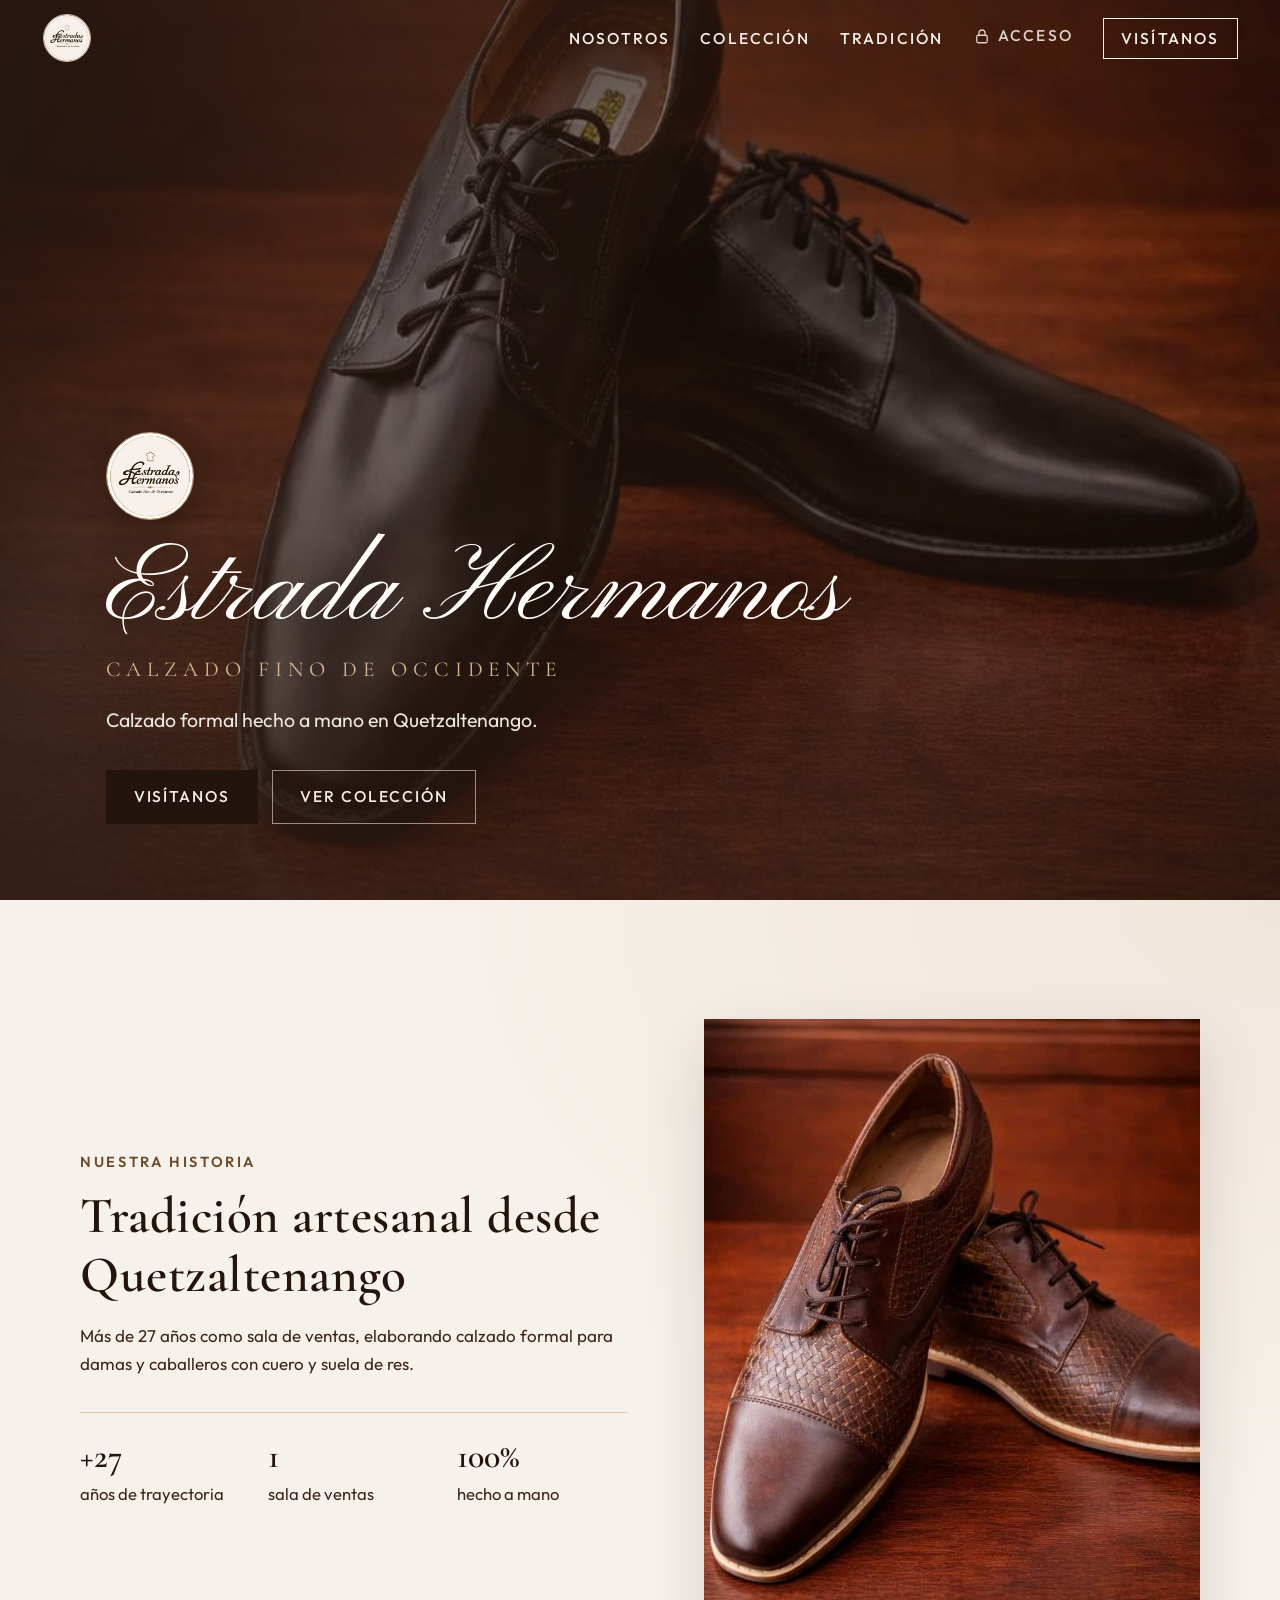
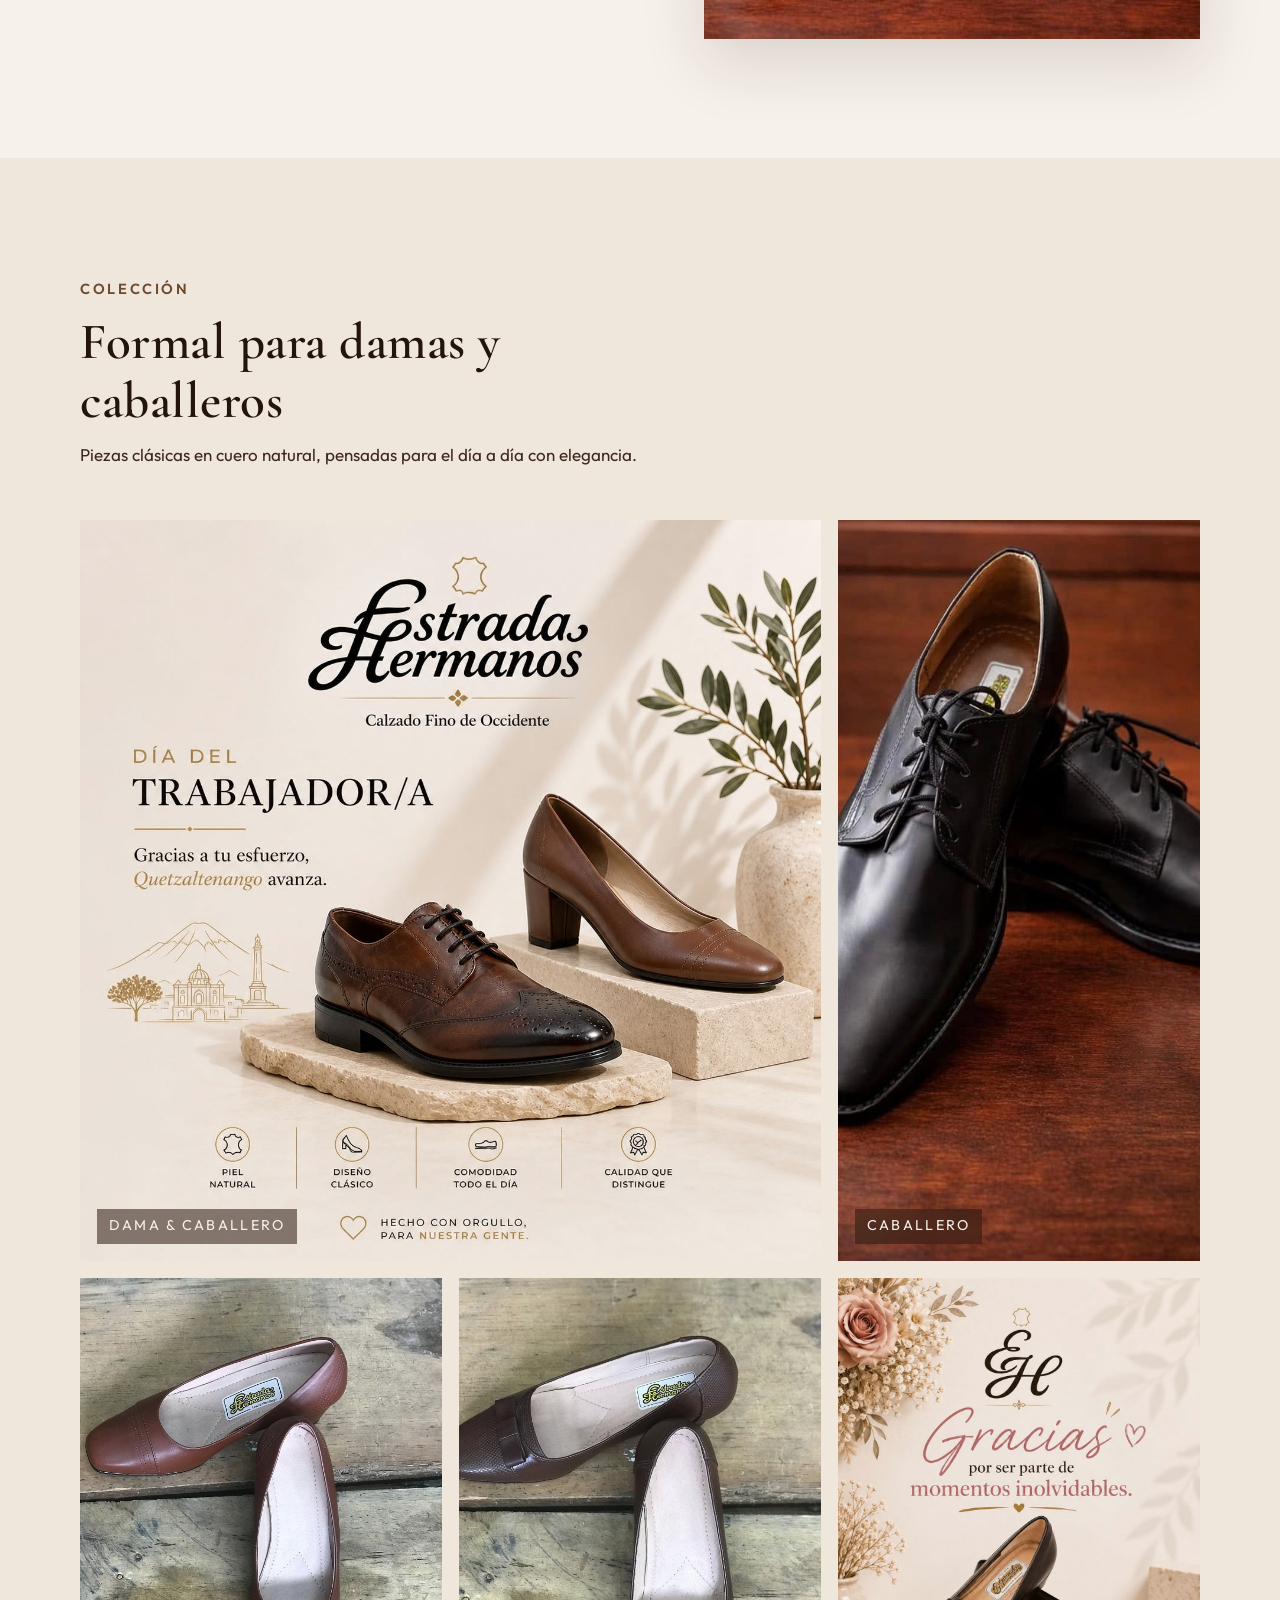
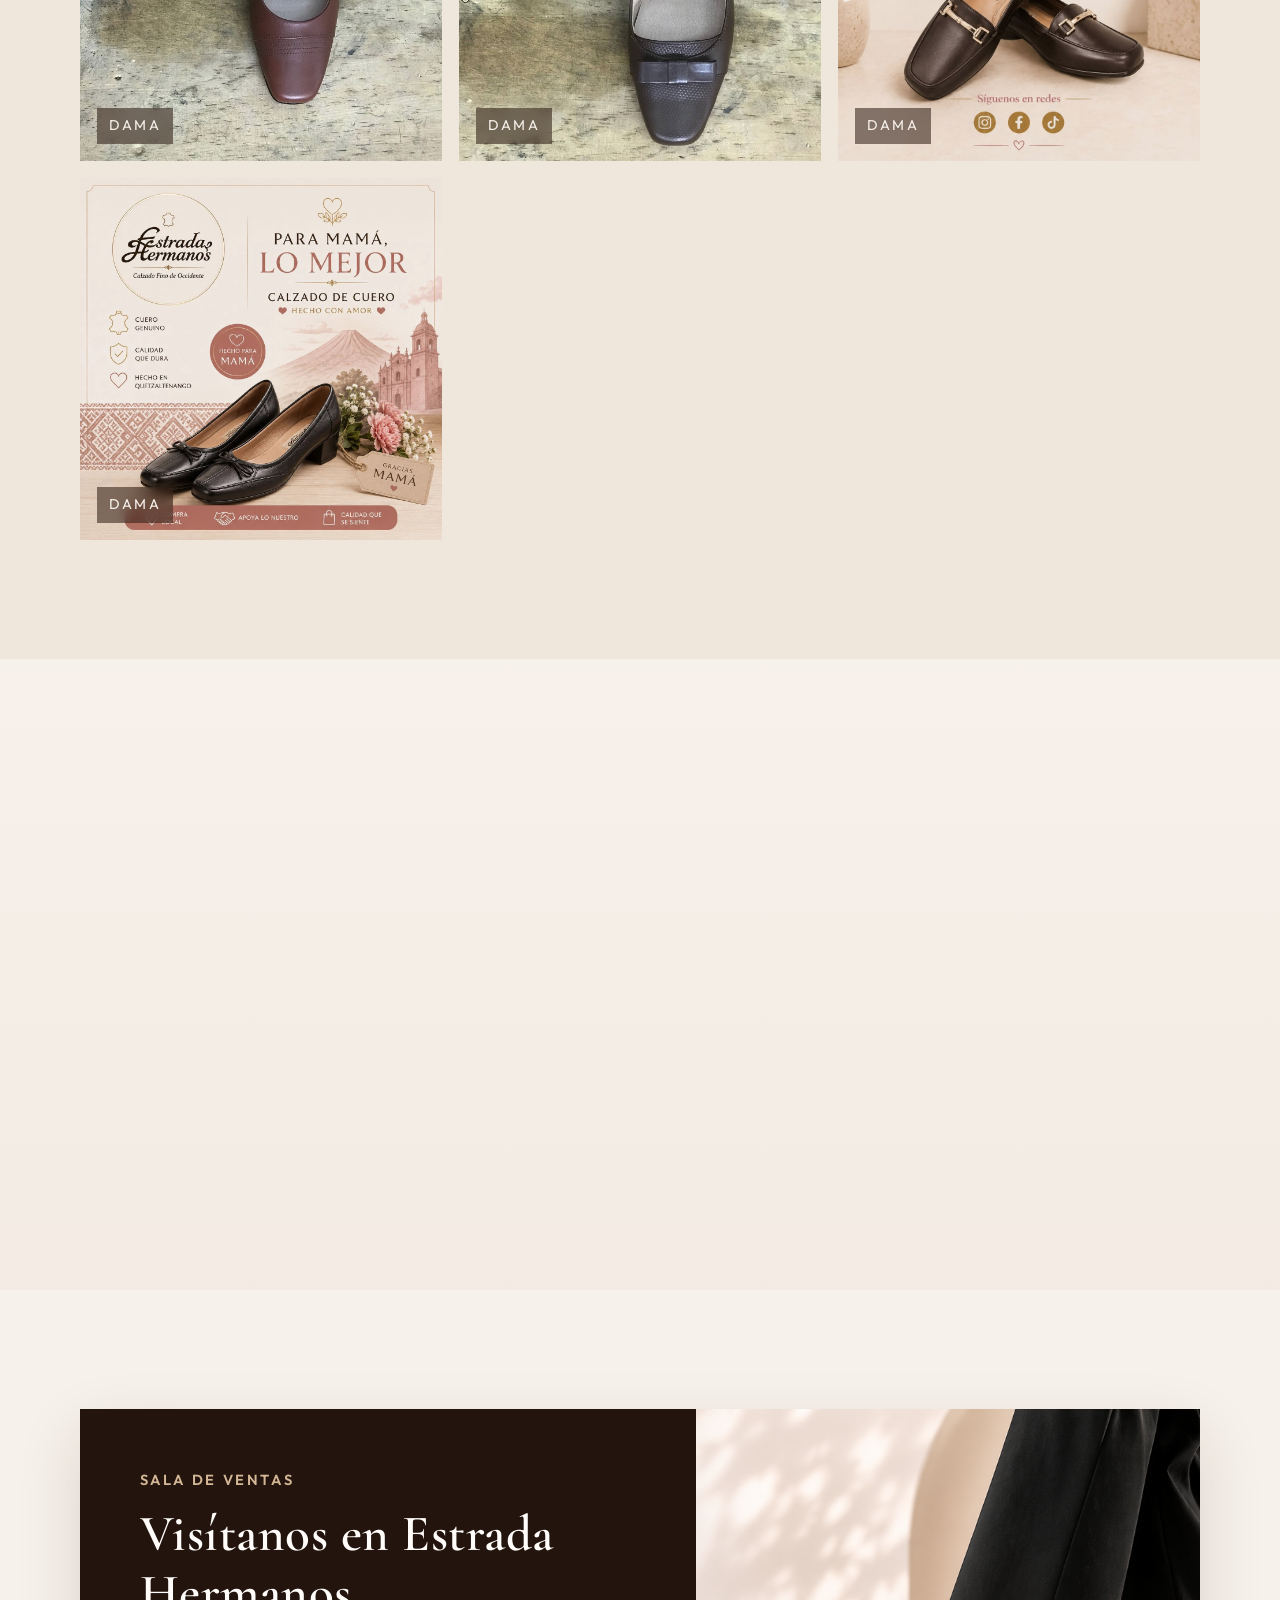
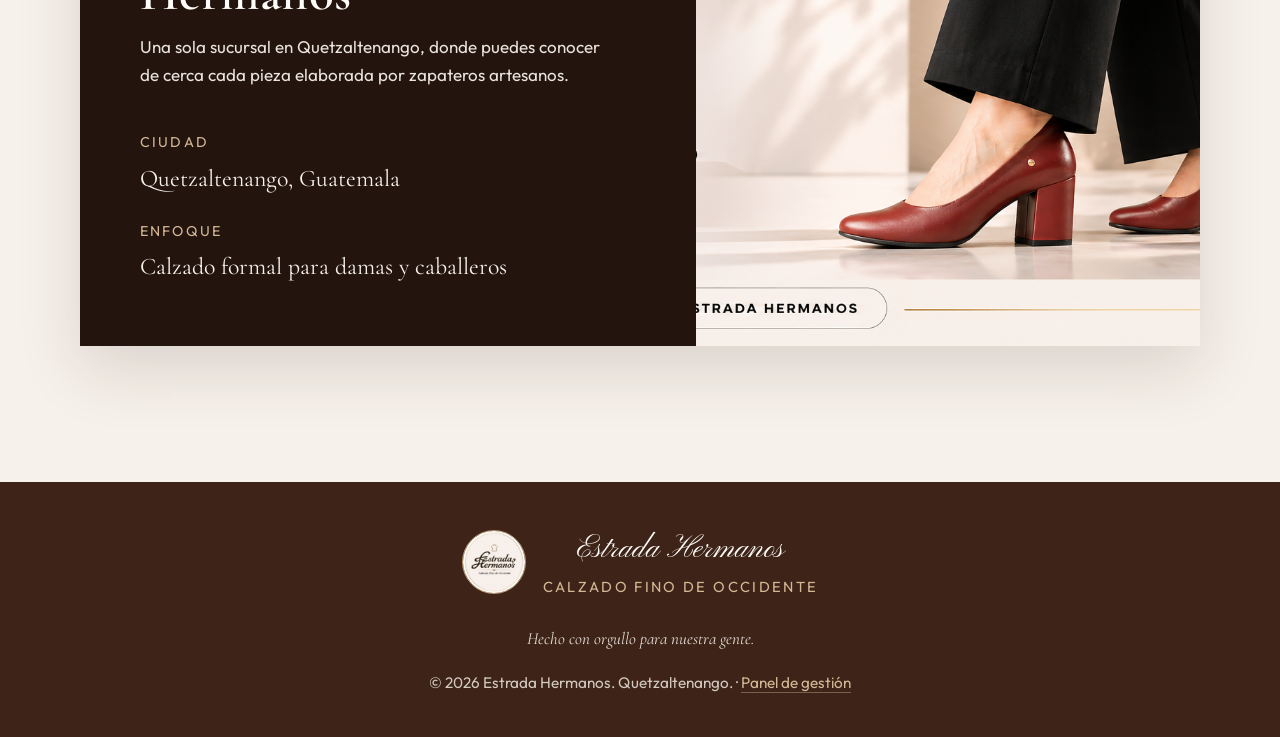
<file: index.html>
<!DOCTYPE html>
<html lang="es">
<head>
  <meta charset="UTF-8" />
  <meta name="viewport" content="width=device-width, initial-scale=1.0" />
  <meta name="description" content="Estrada Hermanos — Calzado fino de Occidente. Zapatos tradicionales hechos a mano en Quetzaltenango." />
  <title>Estrada Hermanos | Calzado Fino de Occidente</title>
  <link rel="icon" href="images/logo.jpg" />
  <link rel="preconnect" href="https://fonts.googleapis.com" />
  <link rel="preconnect" href="https://fonts.gstatic.com" crossorigin />
  <link href="https://fonts.googleapis.com/css2?family=Cormorant+Garamond:ital,wght@0,500;0,600;0,700;1,500&family=Outfit:wght@300;400;500;600&family=Pinyon+Script&display=swap" rel="stylesheet" />
  <link rel="stylesheet" href="css/styles.css" />
</head>
<body>
  <header class="site-header" id="inicio">
    <nav class="nav" aria-label="Principal">
      <a class="nav__brand" href="#inicio">
        <img src="images/logo.jpg" alt="Estrada Hermanos" width="52" height="52" />
      </a>
      <button class="nav__toggle" type="button" aria-expanded="false" aria-controls="nav-menu" aria-label="Abrir menú">
        <span></span><span></span>
      </button>
      <ul class="nav__menu" id="nav-menu">
        <li><a href="#nosotros">Nosotros</a></li>
        <li><a href="#coleccion">Colección</a></li>
        <li><a href="#tradicion">Tradición</a></li>
        <li>
          <a class="nav__access" href="acceso.html" title="Acceso de administrador">
            <svg viewBox="0 0 24 24" fill="none" aria-hidden="true">
              <rect x="5" y="11" width="14" height="10" rx="2" stroke="currentColor" stroke-width="1.7"/>
              <path d="M8 11V8a4 4 0 0 1 8 0v3" stroke="currentColor" stroke-width="1.7" stroke-linecap="round"/>
            </svg>
            Acceso
          </a>
        </li>
        <li><a class="nav__cta" href="#visita">Visítanos</a></li>
      </ul>
    </nav>

    <section class="hero" aria-labelledby="hero-brand">
      <div class="hero__media" aria-hidden="true">
        <img src="images/caballero-1.jpg" alt="" />
      </div>
      <div class="hero__veil"></div>
      <div class="hero__content">
        <img class="hero__logo" src="images/logo.jpg" alt="" width="120" height="120" />
        <h1 id="hero-brand" class="hero__brand">Estrada Hermanos</h1>
        <p class="hero__tagline">Calzado Fino de Occidente</p>
        <p class="hero__lead">Calzado formal hecho a mano en Quetzaltenango.</p>
        <div class="hero__actions">
          <a class="btn btn--primary" href="#visita">Visítanos</a>
          <a class="btn btn--ghost" href="#coleccion">Ver colección</a>
        </div>
      </div>
    </section>
  </header>

  <main>
    <section class="section about" id="nosotros">
      <div class="section__inner about__grid">
        <div class="about__copy reveal">
          <p class="eyebrow">Nuestra historia</p>
          <h2>Tradición artesanal desde Quetzaltenango</h2>
          <p>
            Más de 27 años como sala de ventas, elaborando calzado formal
            para damas y caballeros con cuero y suela de res.
          </p>
          <ul class="about__facts">
            <li><strong>+27</strong> años de trayectoria</li>
            <li><strong>1</strong> sala de ventas</li>
            <li><strong>100%</strong> hecho a mano</li>
          </ul>
        </div>
        <figure class="about__figure reveal">
          <img src="images/caballero-2.jpg" alt="Zapato de caballero en cuero tejido, hecho a mano" />
        </figure>
      </div>
    </section>

    <section class="section collection" id="coleccion">
      <div class="section__inner">
        <header class="section__header reveal">
          <p class="eyebrow">Colección</p>
          <h2>Formal para damas y caballeros</h2>
          <p>Piezas clásicas en cuero natural, pensadas para el día a día con elegancia.</p>
        </header>

        <div class="gallery">
          <figure class="gallery__item gallery__item--wide reveal">
            <img src="images/coleccion.jpg" alt="Calzado de dama y caballero Estrada Hermanos" />
            <figcaption>Dama &amp; Caballero</figcaption>
          </figure>
          <figure class="gallery__item reveal">
            <img src="images/caballero-1.jpg" alt="Zapatos formales negros de caballero" />
            <figcaption>Caballero</figcaption>
          </figure>
          <figure class="gallery__item reveal">
            <img src="images/dama-4.jpg" alt="Zapatos de dama en cuero castaño" />
            <figcaption>Dama</figcaption>
          </figure>
          <figure class="gallery__item reveal">
            <img src="images/dama-3.jpg" alt="Ballerinas de cuero con detalle de moño" />
            <figcaption>Dama</figcaption>
          </figure>
          <figure class="gallery__item reveal">
            <img src="images/dama-1.jpg" alt="Mocasines de dama con detalle dorado" />
            <figcaption>Dama</figcaption>
          </figure>
          <figure class="gallery__item reveal">
            <img src="images/dama-2.jpg" alt="Zapatos de dama con tacón bajo" />
            <figcaption>Dama</figcaption>
          </figure>
        </div>
      </div>
    </section>

    <section class="section values" id="tradicion">
      <div class="section__inner">
        <header class="section__header reveal">
          <p class="eyebrow">Nuestra esencia</p>
          <h2>Elegancia · Comodidad · Calidad</h2>
        </header>
        <ul class="values__list">
          <li class="reveal">
            <span class="values__icon" aria-hidden="true">
              <svg viewBox="0 0 48 48" fill="none"><path d="M8 18c4-8 12-12 16-12s12 4 16 12c2 4 2 10-2 14-3 3-8 4-14 4s-11-1-14-4c-4-4-4-10-2-14z" stroke="currentColor" stroke-width="1.6"/><path d="M16 22h16M18 28h12" stroke="currentColor" stroke-width="1.6" stroke-linecap="round"/></svg>
            </span>
            <h3>Piel natural</h3>
            <p>Cuero y suela de res como materia prima principal.</p>
          </li>
          <li class="reveal">
            <span class="values__icon" aria-hidden="true">
              <svg viewBox="0 0 48 48" fill="none"><path d="M14 34V18l10-8 10 8v16" stroke="currentColor" stroke-width="1.6" stroke-linejoin="round"/><path d="M20 34v-8h8v8" stroke="currentColor" stroke-width="1.6"/></svg>
            </span>
            <h3>Diseño clásico</h3>
            <p>Estilos formales que acompañan cada ocasión.</p>
          </li>
          <li class="reveal">
            <span class="values__icon" aria-hidden="true">
              <svg viewBox="0 0 48 48" fill="none"><path d="M10 28c4-6 10-10 14-10s10 4 14 10" stroke="currentColor" stroke-width="1.6" stroke-linecap="round"/><path d="M14 32h20M18 36h12" stroke="currentColor" stroke-width="1.6" stroke-linecap="round"/></svg>
            </span>
            <h3>Comodidad</h3>
            <p>Calzado pensado para acompañarte todo el día.</p>
          </li>
          <li class="reveal">
            <span class="values__icon" aria-hidden="true">
              <svg viewBox="0 0 48 48" fill="none"><path d="M24 38s-12-7-12-16a7 7 0 0 1 12-4 7 7 0 0 1 12 4c0 9-12 16-12 16z" stroke="currentColor" stroke-width="1.6" stroke-linejoin="round"/></svg>
            </span>
            <h3>Hecho en Xela</h3>
            <p>Artesanía de Quetzaltenango, con atención personalizada.</p>
          </li>
        </ul>
      </div>
    </section>

    <section class="section visit" id="visita">
      <div class="section__inner visit__panel reveal">
        <div class="visit__copy">
          <p class="eyebrow">Sala de ventas</p>
          <h2>Visítanos en Estrada Hermanos</h2>
          <p>
            Una sola sucursal en Quetzaltenango, donde puedes conocer de cerca
            cada pieza elaborada por zapateros artesanos.
          </p>
          <dl class="visit__meta">
            <div>
              <dt>Ciudad</dt>
              <dd>Quetzaltenango, Guatemala</dd>
            </div>
            <div>
              <dt>Enfoque</dt>
              <dd>Calzado formal para damas y caballeros</dd>
            </div>
          </dl>
        </div>
        <div class="visit__visual" aria-hidden="true">
          <img src="images/header.png" alt="" />
        </div>
      </div>
    </section>
  </main>

  <footer class="footer">
    <div class="footer__inner">
      <div class="footer__brand">
        <img src="images/logo.jpg" alt="Estrada Hermanos" width="72" height="72" />
        <div>
          <p class="footer__name">Estrada Hermanos</p>
          <p class="footer__tag">Calzado Fino de Occidente</p>
        </div>
      </div>
      <p class="footer__note">Hecho con orgullo para nuestra gente.</p>
      <p class="footer__copy">&copy; <span id="year"></span> Estrada Hermanos. Quetzaltenango. &middot; <a href="acceso.html" style="color:var(--gold-soft);border-bottom:1px solid rgba(212,184,150,.4)">Panel de gestión</a></p>
    </div>
  </footer>

  <script src="js/main.js"></script>
</body>
</html>
</file>
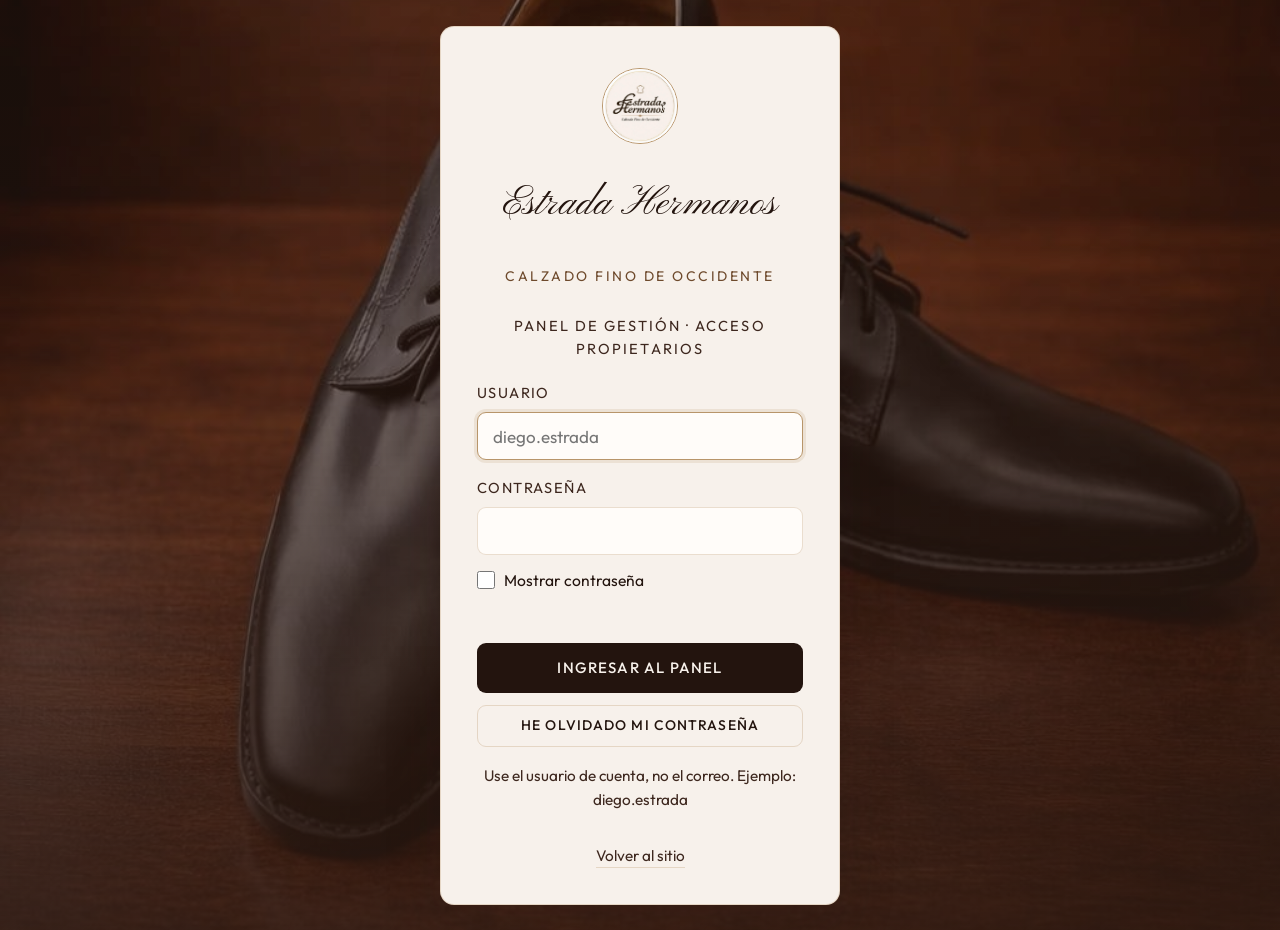
<file: acceso.html>
<!DOCTYPE html>
<html lang="es">
<head>
  <meta charset="UTF-8" />
  <meta name="viewport" content="width=device-width, initial-scale=1.0" />
  <meta http-equiv="Cache-Control" content="no-store" />
  <title>Acceso | Estrada Hermanos</title>
  <meta name="description" content="Acceso al panel de gestión para propietarios — Estrada Hermanos." />
  <link rel="icon" href="images/logo.jpg" />
  <link rel="preconnect" href="https://fonts.googleapis.com" />
  <link rel="preconnect" href="https://fonts.gstatic.com" crossorigin />
  <link href="https://fonts.googleapis.com/css2?family=Cormorant+Garamond:wght@500;600;700&family=Outfit:wght@300;400;500;600&family=Pinyon+Script&display=swap" rel="stylesheet" />
  <link rel="stylesheet" href="css/app.css" />
</head>
<body>
  <div class="login" id="login">
    <form class="login__card" id="login-form" method="post" action="javascript:void(0)" autocomplete="on">
      <img class="login__logo" src="images/logo.jpg" alt="Estrada Hermanos" />
      <p class="login__brand">Estrada Hermanos</p>
      <p class="login__tag">Calzado Fino de Occidente</p>
      <p class="login__panel-label">Panel de gestión · Acceso propietarios</p>
      <div class="field">
        <label for="user">Usuario</label>
        <input type="text" id="user" name="username" autocomplete="username" placeholder="diego.estrada" autofocus required />
      </div>
      <div class="field">
        <label for="pass">Contraseña</label>
        <input type="password" id="pass" name="password" autocomplete="current-password" required />
      </div>
      <label class="login__show-pass" for="show-pass">
        <input type="checkbox" id="show-pass" />
        Mostrar contraseña
      </label>
      <p class="login__error" id="login-error" role="alert"></p>
      <button class="btn btn--primary btn--block" type="submit" id="login-submit">Ingresar al panel</button>
      <a class="btn btn--ghost btn--block btn--sm login__forgot" href="recuperacion.html">He olvidado mi contraseña</a>
      <p class="login__hint">Use el usuario de cuenta, no el correo. Ejemplo: diego.estrada</p>
      <a class="login__back" href="index.html">Volver al sitio</a>
    </form>
  </div>
  <div class="toast-wrap" id="toast-wrap"></div>
  <script type="module" src="js/acceso.js"></script>
</body>
</html>
</file>
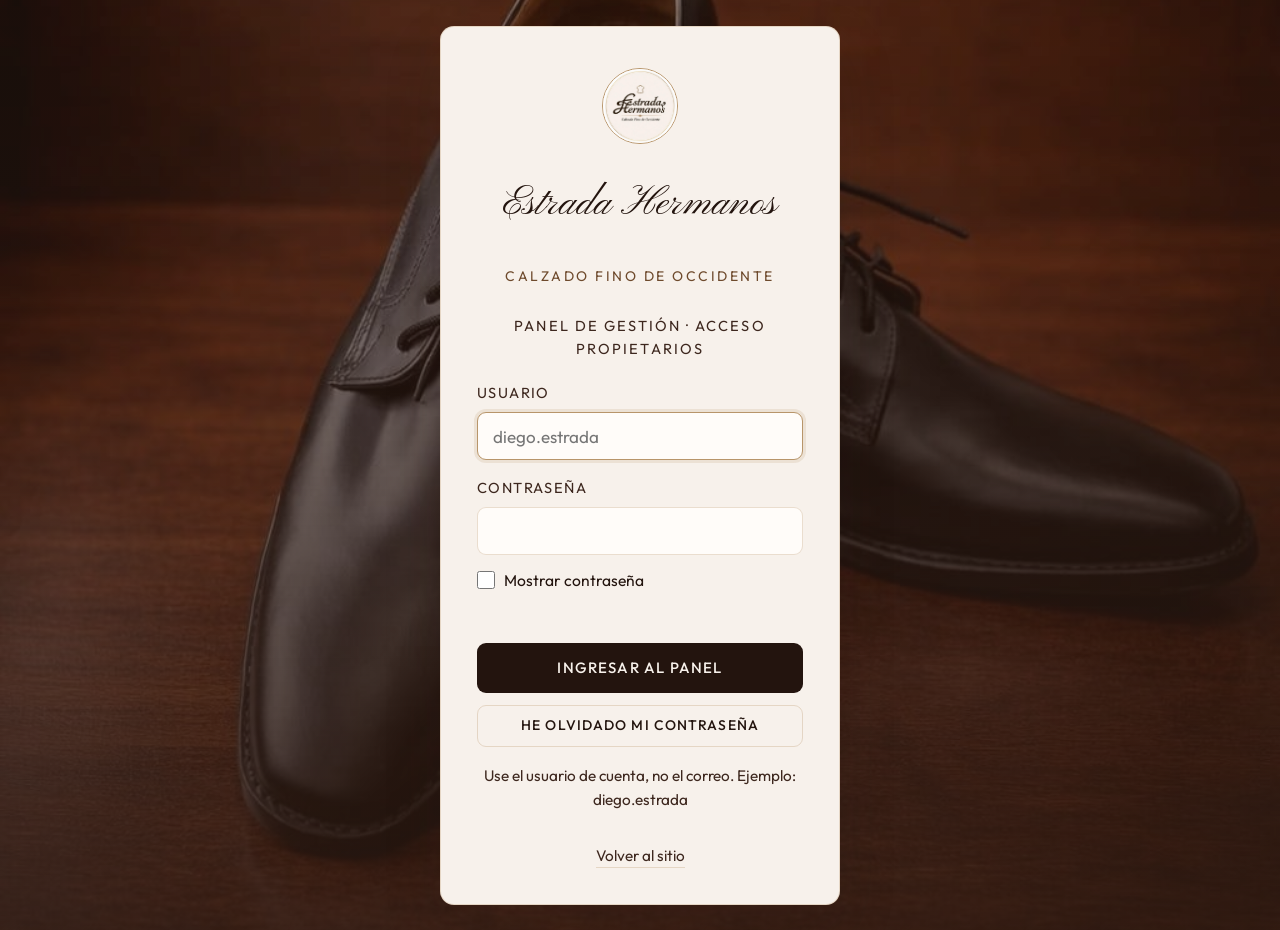
<file: app.html>
<!DOCTYPE html>
<html lang="es">
<head>
  <meta charset="UTF-8" />
  <meta name="viewport" content="width=device-width, initial-scale=1.0" />
  <title>Estrada Hermanos | Panel de gestión</title>
  <meta name="description" content="Panel de gestión de inventario, ventas y mercadería — Estrada Hermanos." />
  <link rel="icon" href="images/logo.jpg" />
  <link rel="preconnect" href="https://fonts.googleapis.com" />
  <link rel="preconnect" href="https://fonts.gstatic.com" crossorigin />
  <link href="https://fonts.googleapis.com/css2?family=Cormorant+Garamond:wght@500;600;700&family=Outfit:wght@300;400;500;600&family=Pinyon+Script&display=swap" rel="stylesheet" />
  <link rel="stylesheet" href="css/app.css?v=sidebar-scroll-1" />
</head>
<body class="is-panel">
  <script>
    if (!sessionStorage.getItem("eh.session"))
    {
      window.location.replace("acceso.html");
    }
  </script>
  <div class="app" id="app">
    <div class="scrim" id="scrim" hidden></div>
    <aside class="sidebar" id="sidebar">
      <div class="sidebar__brand">
        <img src="images/logo.jpg" alt="" />
        <div>
          <div class="sidebar__brand-name">Estrada Hermanos</div>
          <div class="sidebar__brand-tag">Panel de gestión</div>
        </div>
      </div>
      <div class="sidebar__logout-wrap">
        <button class="btn btn--ghost btn--block btn--sm sidebar__logout" id="logout" type="button">Cerrar sesión</button>
      </div>
      <nav class="sidebar__nav" id="nav"></nav>
      <div class="sidebar__foot">
        <div class="health" id="api-health"><i></i> API</div>
        <div class="sidebar__user">
          <div class="sidebar__avatar">EH</div>
          <div>
            <div class="sidebar__user-name" id="session-user">Propietario</div>
            <div class="sidebar__user-role">Administrador</div>
          </div>
        </div>
        <a class="sidebar__site" href="index.html">Volver al sitio</a>
      </div>
    </aside>

    <div class="main">
      <header class="topbar">
        <button class="topbar__toggle" id="menu-toggle" aria-label="Menú"><span></span><span></span><span></span></button>
        <div class="topbar__titles">
          <div class="topbar__eyebrow" id="view-eyebrow">Resumen</div>
          <h1 class="topbar__title" id="view-title">Dashboard</h1>
        </div>
        <label class="topbar__search">
          <svg viewBox="0 0 24 24" fill="none"><circle cx="11" cy="11" r="7" stroke="currentColor" stroke-width="1.7"/><path d="m20 20-3-3" stroke="currentColor" stroke-width="1.7" stroke-linecap="round"/></svg>
          <input type="search" id="global-search" placeholder="Buscar producto, código…" />
        </label>
      </header>

      <section class="view" id="view-root"></section>
    </div>
  </div>
  <header class="print-report-head" id="print-report-head"></header>

  <button class="fab" id="fab-sale" type="button" aria-label="Registrar venta" title="Registrar venta">
    <svg viewBox="0 0 24 24" fill="none"><path d="M12 5v14M5 12h14" stroke="currentColor" stroke-width="1.9" stroke-linecap="round"/></svg>
  </button>

  <div class="modal" id="modal" hidden>
    <div class="modal__scrim" data-close></div>
    <div class="modal__dialog" role="dialog" aria-modal="true">
      <div class="modal__head">
        <h2 class="modal__title" id="modal-title">Título</h2>
        <button class="modal__close" data-close aria-label="Cerrar" type="button">&times;</button>
      </div>
      <div class="modal__body" id="modal-body"></div>
      <div class="modal__foot" id="modal-foot"></div>
    </div>
  </div>

  <div class="toast-wrap" id="toast-wrap"></div>
  <script type="module" src="js/app.js?v=2"></script>
</body>
</html>
</file>
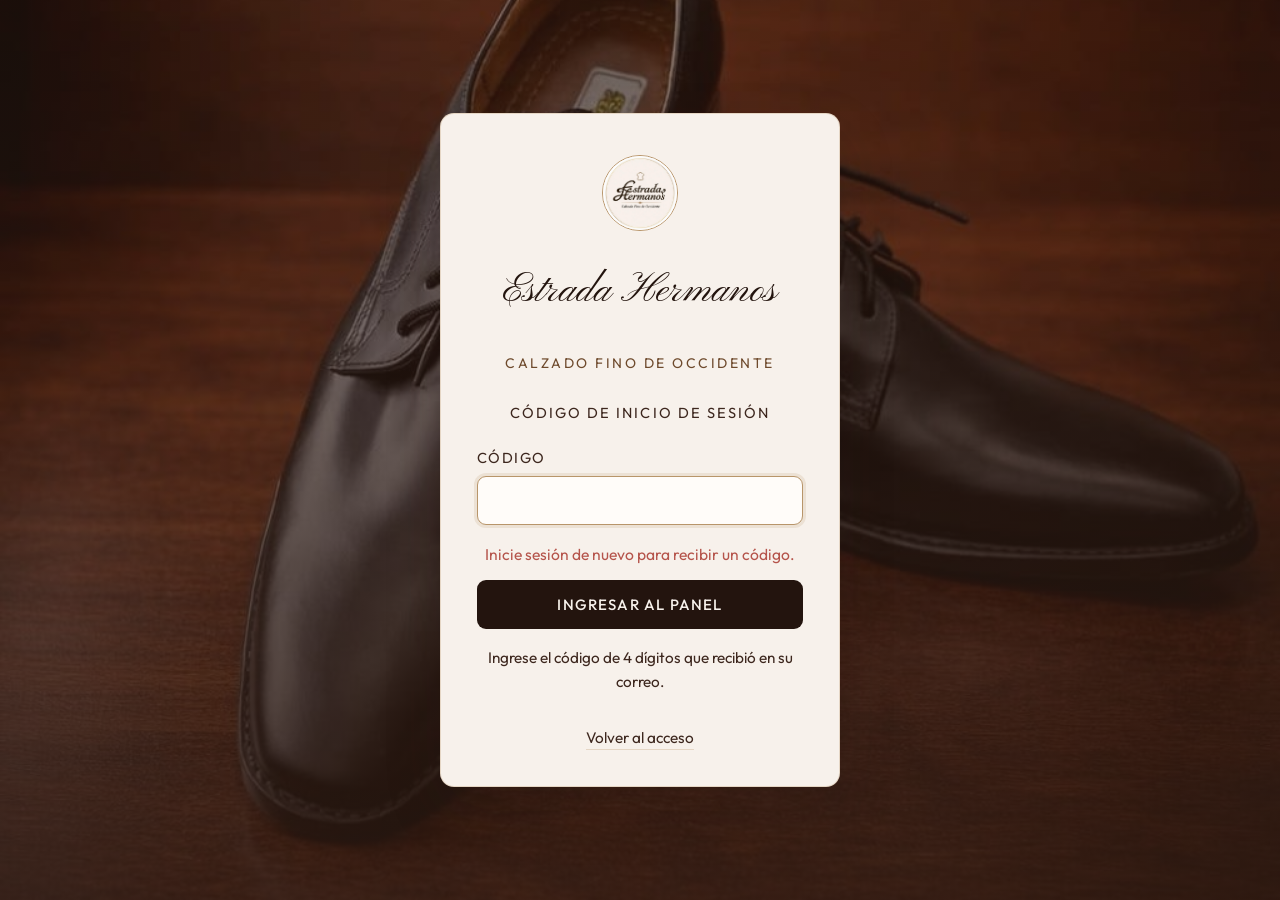
<file: codigo.html>
<!DOCTYPE html>
<html lang="es">
<head>
  <meta charset="UTF-8" />
  <meta name="viewport" content="width=device-width, initial-scale=1.0" />
  <meta http-equiv="Cache-Control" content="no-store" />
  <title>Código de inicio de sesión | Estrada Hermanos</title>
  <meta name="description" content="Confirme el código de 4 dígitos para entrar al panel — Estrada Hermanos." />
  <link rel="icon" href="images/logo.jpg" />
  <link rel="preconnect" href="https://fonts.googleapis.com" />
  <link rel="preconnect" href="https://fonts.gstatic.com" crossorigin />
  <link href="https://fonts.googleapis.com/css2?family=Cormorant+Garamond:wght@500;600;700&family=Outfit:wght@300;400;500;600&family=Pinyon+Script&display=swap" rel="stylesheet" />
  <link rel="stylesheet" href="css/app.css" />
</head>
<body>
  <div class="login" id="login">
    <form class="login__card" id="code-form" method="post" action="javascript:void(0)" autocomplete="off">
      <img class="login__logo" src="images/logo.jpg" alt="Estrada Hermanos" />
      <p class="login__brand">Estrada Hermanos</p>
      <p class="login__tag">Calzado Fino de Occidente</p>
      <p class="login__panel-label">Código de inicio de sesión</p>
      <div class="field">
        <label for="code">Código</label>
        <input type="text" id="code" name="code" inputmode="numeric" autocomplete="one-time-code" autofocus />
      </div>
      <p class="login__error" id="code-message" role="alert"></p>
      <button class="btn btn--primary btn--block" type="submit" id="code-submit">Ingresar al Panel</button>
      <p class="login__hint">Ingrese el código de 4 dígitos que recibió en su correo.</p>
      <a class="login__back" href="acceso.html">Volver al acceso</a>
    </form>
  </div>
  <script type="module" src="js/codigo.js"></script>
</body>
</html>
</file>
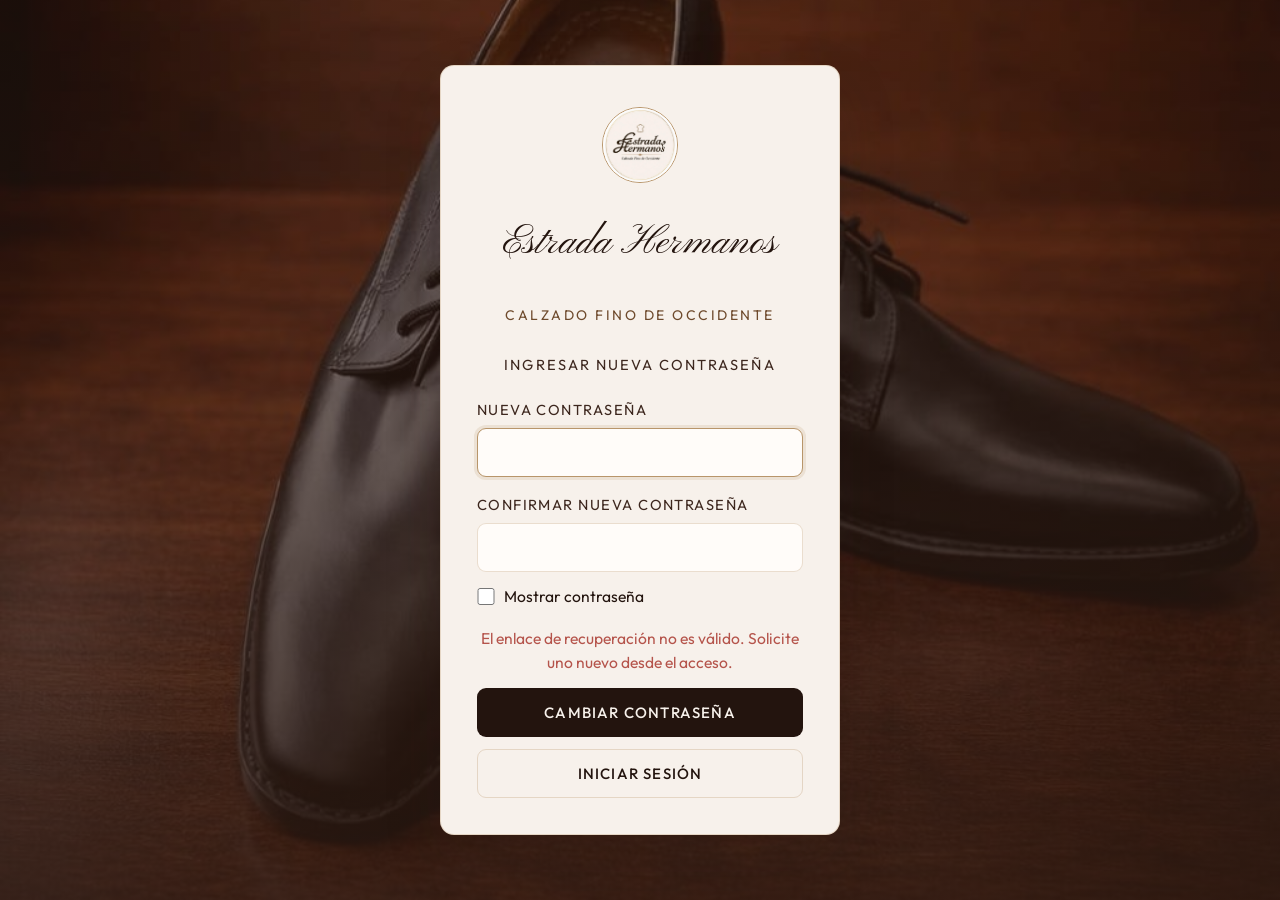
<file: nueva-contrasena.html>
<!DOCTYPE html>
<html lang="es">
<head>
  <meta charset="UTF-8" />
  <meta name="viewport" content="width=device-width, initial-scale=1.0" />
  <meta http-equiv="Cache-Control" content="no-store" />
  <title>Ingresar nueva contraseña | Estrada Hermanos</title>
  <meta name="description" content="Defina una contraseña nueva para el panel — Estrada Hermanos." />
  <link rel="icon" href="images/logo.jpg" />
  <link rel="preconnect" href="https://fonts.googleapis.com" />
  <link rel="preconnect" href="https://fonts.gstatic.com" crossorigin />
  <link href="https://fonts.googleapis.com/css2?family=Cormorant+Garamond:wght@500;600;700&family=Outfit:wght@300;400;500;600&family=Pinyon+Script&display=swap" rel="stylesheet" />
  <link rel="stylesheet" href="css/app.css" />
</head>
<body>
  <div class="login" id="login">
    <form class="login__card" id="reset-form" method="post" action="javascript:void(0)" autocomplete="on">
      <img class="login__logo" src="images/logo.jpg" alt="Estrada Hermanos" />
      <p class="login__brand">Estrada Hermanos</p>
      <p class="login__tag">Calzado Fino de Occidente</p>
      <p class="login__panel-label">Ingresar nueva contraseña</p>
      <div class="field">
        <label for="new-pass">Nueva Contraseña</label>
        <input type="password" id="new-pass" name="new_password" autocomplete="new-password" autofocus />
      </div>
      <div class="field">
        <label for="confirm-pass">Confirmar Nueva Contraseña</label>
        <input type="password" id="confirm-pass" name="confirm_password" autocomplete="new-password" />
      </div>
      <label class="login__show-pass" for="show-pass">
        <input type="checkbox" id="show-pass" />
        Mostrar contraseña
      </label>
      <p class="login__error" id="reset-message" role="alert"></p>
      <button class="btn btn--primary btn--block" type="submit" id="reset-submit">Cambiar Contraseña</button>
      <a class="btn btn--ghost btn--block login__secondary" href="acceso.html">Iniciar Sesión</a>
    </form>
  </div>
  <script type="module" src="js/nueva-contrasena.js"></script>
</body>
</html>
</file>
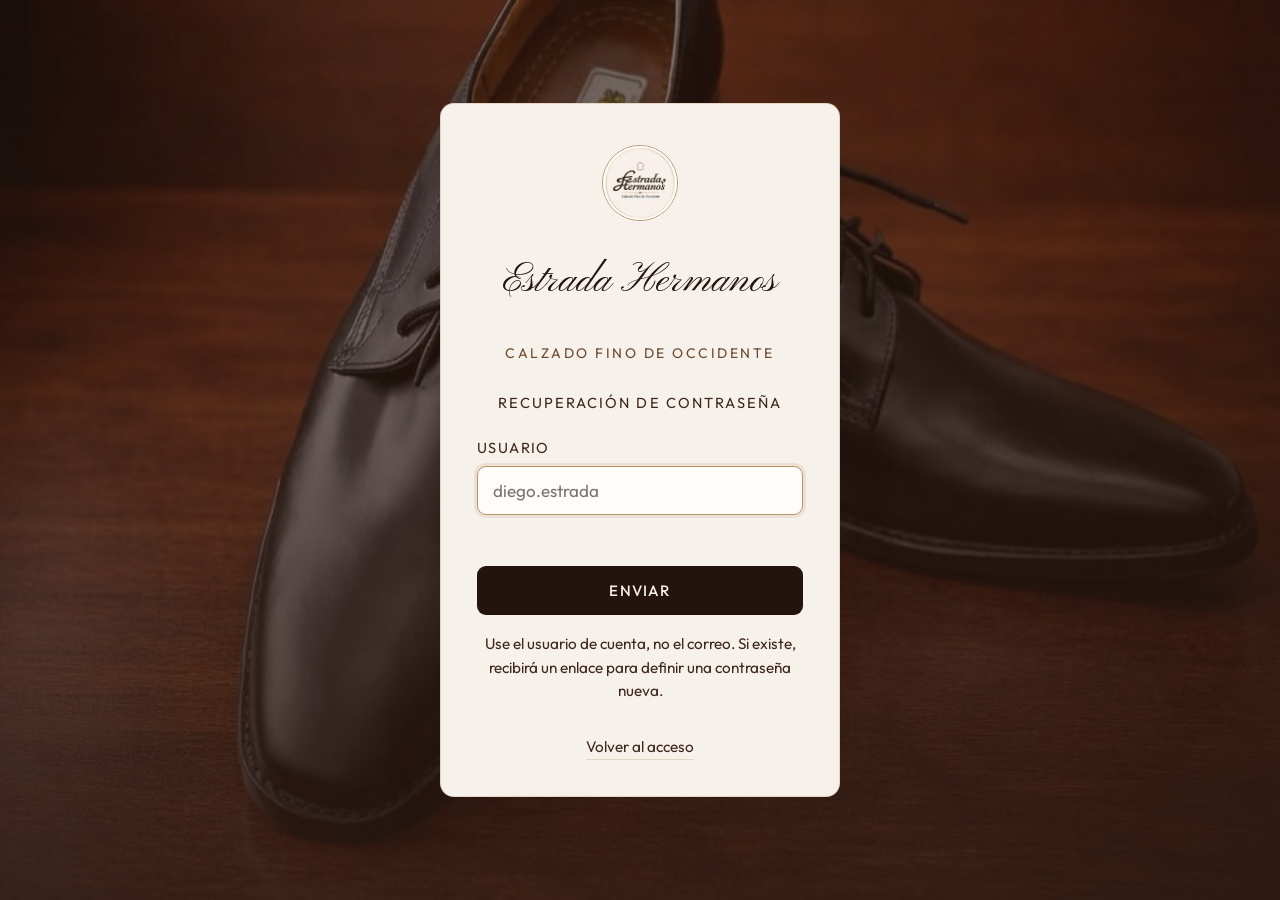
<file: recuperacion.html>
<!DOCTYPE html>
<html lang="es">
<head>
  <meta charset="UTF-8" />
  <meta name="viewport" content="width=device-width, initial-scale=1.0" />
  <meta http-equiv="Cache-Control" content="no-store" />
  <title>Recuperación de contraseña | Estrada Hermanos</title>
  <meta name="description" content="Solicite un enlace para definir una contraseña nueva — Estrada Hermanos." />
  <link rel="icon" href="images/logo.jpg" />
  <link rel="preconnect" href="https://fonts.googleapis.com" />
  <link rel="preconnect" href="https://fonts.gstatic.com" crossorigin />
  <link href="https://fonts.googleapis.com/css2?family=Cormorant+Garamond:wght@500;600;700&family=Outfit:wght@300;400;500;600&family=Pinyon+Script&display=swap" rel="stylesheet" />
  <link rel="stylesheet" href="css/app.css" />
</head>
<body>
  <div class="login" id="login">
    <form class="login__card" id="recovery-form" method="post" action="javascript:void(0)" autocomplete="on">
      <img class="login__logo" src="images/logo.jpg" alt="Estrada Hermanos" />
      <p class="login__brand">Estrada Hermanos</p>
      <p class="login__tag">Calzado Fino de Occidente</p>
      <p class="login__panel-label">Recuperación de contraseña</p>
      <div class="field">
        <label for="user">Usuario</label>
        <input type="text" id="user" name="username" autocomplete="username" placeholder="diego.estrada" autofocus />
      </div>
      <p class="login__error" id="recovery-message" role="alert"></p>
      <button class="btn btn--primary btn--block" type="submit" id="recovery-submit">Enviar</button>
      <p class="login__hint">Use el usuario de cuenta, no el correo. Si existe, recibirá un enlace para definir una contraseña nueva.</p>
      <a class="login__back" href="acceso.html">Volver al acceso</a>
    </form>
  </div>
  <script type="module" src="js/recuperacion.js"></script>
</body>
</html>
</file>
<file: css/styles.css>
/* Estrada Hermanos — identidad visual */
:root {
  --cream: #f7f1eb;
  --cream-deep: #efe6dc;
  --ink: #23140e;
  --ink-soft: #3d271e;
  --gold: #b8956a;
  --gold-soft: #d4b896;
  --gold-ink: #6e4a2c;
  --rosewood: #8b5a52;
  --wood: #3e2418;
  --white: #fffcf9;
  --shadow: 0 24px 60px rgba(44, 26, 18, 0.14);

  --font-display: "Cormorant Garamond", Georgia, serif;
  --font-script: "Pinyon Script", cursive;
  --font-body: "Outfit", "Segoe UI", sans-serif;

  --nav-h: 4.5rem;
  --radius: 2px;
  --ease: cubic-bezier(0.22, 1, 0.36, 1);
}

*,
*::before,
*::after {
  box-sizing: border-box;
}

html {
  scroll-behavior: smooth;
  font-size: 17px;
}

body {
  margin: 0;
  font-family: var(--font-body);
  font-weight: 400;
  color: var(--ink);
  background: var(--cream);
  line-height: 1.65;
  -webkit-font-smoothing: antialiased;
}

img {
  max-width: 100%;
  display: block;
}

a {
  color: inherit;
  text-decoration: none;
}

ul,
dl {
  margin: 0;
  padding: 0;
  list-style: none;
}

h1,
h2,
h3 {
  font-family: var(--font-display);
  font-weight: 600;
  line-height: 1.15;
  margin: 0 0 0.6rem;
}

h2 {
  font-size: clamp(2rem, 4vw, 3rem);
  letter-spacing: 0.01em;
}

h3 {
  font-size: 1.25rem;
}

p {
  margin: 0 0 1rem;
  color: var(--ink-soft);
}

.eyebrow {
  font-family: var(--font-body);
  font-size: 0.86rem;
  font-weight: 600;
  letter-spacing: 0.18em;
  text-transform: uppercase;
  color: var(--gold-ink);
  margin-bottom: 0.75rem;
}

.section {
  padding: clamp(4rem, 10vw, 7rem) 1.5rem;
}

.section__inner {
  width: min(1120px, 100%);
  margin-inline: auto;
}

.section__header {
  max-width: 36rem;
  margin-bottom: 3rem;
}

.section__header p:last-child {
  margin-bottom: 0;
}

/* Buttons */
.btn {
  display: inline-flex;
  align-items: center;
  justify-content: center;
  gap: 0.5rem;
  min-height: 3rem;
  padding: 0.75rem 1.6rem;
  border: 1px solid transparent;
  font-family: var(--font-body);
  font-size: 0.92rem;
  font-weight: 500;
  letter-spacing: 0.12em;
  text-transform: uppercase;
  transition: background 0.35s var(--ease), color 0.35s var(--ease), border-color 0.35s var(--ease), transform 0.35s var(--ease);
}

.btn--primary {
  background: var(--ink);
  color: var(--cream);
}

.btn--primary:hover {
  background: var(--rosewood);
  transform: translateY(-2px);
}

.btn--ghost {
  border-color: rgba(247, 241, 235, 0.55);
  color: var(--cream);
  background: transparent;
}

.btn--ghost:hover {
  background: rgba(247, 241, 235, 0.12);
  transform: translateY(-2px);
}

/* Nav */
.nav {
  position: fixed;
  inset: 0 0 auto;
  z-index: 100;
  display: flex;
  align-items: center;
  justify-content: space-between;
  height: var(--nav-h);
  padding: 0 clamp(1.25rem, 4vw, 2.5rem);
  transition: background 0.35s var(--ease), backdrop-filter 0.35s var(--ease), box-shadow 0.35s var(--ease);
}

.nav.is-scrolled {
  background: rgba(247, 241, 235, 0.92);
  backdrop-filter: blur(12px);
  box-shadow: 0 1px 0 rgba(44, 26, 18, 0.08);
}

.nav__brand img {
  width: 48px;
  height: 48px;
  border-radius: 50%;
  object-fit: cover;
  border: 1px solid var(--gold-soft);
}

.nav__menu {
  display: flex;
  align-items: center;
  gap: 1.75rem;
}

.nav__menu a {
  font-size: 0.92rem;
  font-weight: 500;
  letter-spacing: 0.14em;
  text-transform: uppercase;
  color: var(--cream);
  transition: color 0.25s ease;
}

.nav.is-scrolled .nav__menu a {
  color: var(--ink);
}

.nav__menu a:hover {
  color: var(--gold);
}

.nav__access {
  display: inline-flex;
  align-items: center;
  gap: 0.4rem;
  opacity: 0.86;
}

.nav__access svg {
  width: 18px;
  height: 18px;
}

.nav__cta {
  padding: 0.55rem 1rem;
  border: 1px solid currentColor;
}

.nav__toggle {
  display: none;
  width: 2.5rem;
  height: 2.5rem;
  border: 0;
  background: transparent;
  cursor: pointer;
  padding: 0;
}

.nav__toggle span {
  display: block;
  width: 1.4rem;
  height: 1.5px;
  margin: 0.35rem auto;
  background: var(--cream);
  transition: background 0.25s ease;
}

.nav.is-scrolled .nav__toggle span {
  background: var(--ink);
}

/* Hero */
.hero {
  position: relative;
  min-height: 100svh;
  display: grid;
  align-items: end;
  overflow: hidden;
  color: var(--cream);
}

.hero__media {
  position: absolute;
  inset: 0;
}

.hero__media img {
  width: 100%;
  height: 100%;
  object-fit: cover;
  object-position: center;
  transform: scale(1.04);
  animation: heroZoom 12s var(--ease) forwards;
}

.hero__veil {
  position: absolute;
  inset: 0;
  background:
    linear-gradient(90deg, rgba(44, 26, 18, 0.82) 0%, rgba(44, 26, 18, 0.55) 42%, rgba(44, 26, 18, 0.22) 100%),
    linear-gradient(180deg, rgba(44, 26, 18, 0.35) 0%, transparent 30%, rgba(44, 26, 18, 0.55) 100%);
}

.hero__content {
  position: relative;
  z-index: 1;
  width: min(1120px, 100%);
  margin: 0 auto;
  padding: calc(var(--nav-h) + 2rem) 1.5rem 4.5rem;
  animation: fadeUp 1s var(--ease) both;
}

.hero__logo {
  width: 88px;
  height: 88px;
  border-radius: 50%;
  object-fit: cover;
  border: 1px solid var(--gold);
  margin-bottom: 1.25rem;
  box-shadow: 0 10px 30px rgba(0, 0, 0, 0.25);
}

.hero__brand {
  font-family: var(--font-script);
  font-size: clamp(3.4rem, 9vw, 6.5rem);
  font-weight: 400;
  line-height: 0.95;
  color: var(--white);
  margin-bottom: 0.35rem;
  text-shadow: 0 8px 30px rgba(0, 0, 0, 0.25);
}

.hero__tagline {
  font-family: var(--font-display);
  font-size: clamp(1rem, 2vw, 1.25rem);
  letter-spacing: 0.28em;
  text-transform: uppercase;
  color: var(--gold-soft);
  margin-bottom: 1rem;
}

.hero__lead {
  max-width: 26rem;
  font-size: 1.15rem;
  color: rgba(247, 241, 235, 0.95);
  margin-bottom: 2rem;
}

.hero__actions {
  display: flex;
  flex-wrap: wrap;
  gap: 0.85rem;
}

/* About */
.about {
  background:
    radial-gradient(ellipse at top right, rgba(184, 149, 106, 0.12), transparent 50%),
    var(--cream);
}

.about__grid {
  display: grid;
  grid-template-columns: 1.05fr 0.95fr;
  gap: clamp(2rem, 6vw, 4.5rem);
  align-items: center;
}

.about__copy h2 {
  margin-bottom: 1rem;
}

.about__facts {
  display: grid;
  grid-template-columns: repeat(3, minmax(0, 1fr));
  gap: 1rem;
  margin-top: 2rem;
  padding-top: 1.5rem;
  border-top: 1px solid rgba(184, 149, 106, 0.45);
}

.about__facts li {
  font-size: 0.98rem;
  color: var(--ink-soft);
}

.about__facts strong {
  display: block;
  font-family: var(--font-display);
  font-size: 2rem;
  font-weight: 600;
  color: var(--ink);
  line-height: 1.1;
  margin-bottom: 0.25rem;
}

.about__figure {
  margin: 0;
  overflow: hidden;
  box-shadow: var(--shadow);
}

.about__figure img {
  width: 100%;
  aspect-ratio: 4 / 5;
  object-fit: cover;
  transition: transform 0.8s var(--ease);
}

.about__figure:hover img {
  transform: scale(1.04);
}

/* Collection */
.collection {
  background: var(--cream-deep);
}

.gallery {
  display: grid;
  grid-template-columns: repeat(12, 1fr);
  gap: 1rem;
}

.gallery__item {
  position: relative;
  margin: 0;
  grid-column: span 4;
  overflow: hidden;
  background: var(--wood);
}

.gallery__item--wide {
  grid-column: span 8;
}

.gallery__item img {
  width: 100%;
  height: 100%;
  min-height: 280px;
  object-fit: cover;
  transition: transform 0.9s var(--ease), filter 0.5s ease;
  filter: saturate(0.92);
}

.gallery__item:hover img {
  transform: scale(1.05);
  filter: saturate(1.05);
}

.gallery__item figcaption {
  position: absolute;
  left: 1rem;
  bottom: 1rem;
  padding: 0.35rem 0.7rem;
  font-size: 0.84rem;
  letter-spacing: 0.16em;
  text-transform: uppercase;
  color: var(--cream);
  background: rgba(44, 26, 18, 0.55);
  backdrop-filter: blur(6px);
}

/* Values */
.values {
  background:
    linear-gradient(180deg, var(--cream) 0%, #f3ebe3 100%);
}

.values__list {
  display: grid;
  grid-template-columns: repeat(4, 1fr);
  gap: 2rem 1.5rem;
}

.values__list li {
  padding-top: 1.25rem;
  border-top: 1px solid rgba(184, 149, 106, 0.5);
}

.values__icon {
  display: inline-flex;
  width: 3.25rem;
  height: 3.25rem;
  margin-bottom: 1rem;
  color: var(--gold-ink);
}

.values__icon svg {
  width: 100%;
  height: 100%;
}

.values__list p {
  font-size: 1.05rem;
  margin: 0;
}

/* Visit */
.visit {
  padding-bottom: clamp(5rem, 12vw, 8rem);
}

.visit__panel {
  display: grid;
  grid-template-columns: 1.1fr 0.9fr;
  min-height: 420px;
  background: var(--ink);
  color: var(--cream);
  overflow: hidden;
  box-shadow: var(--shadow);
}

.visit__copy {
  padding: clamp(2rem, 5vw, 3.5rem);
  display: flex;
  flex-direction: column;
  justify-content: center;
}

.visit__copy h2,
.visit__copy .eyebrow {
  color: var(--gold-soft);
}

.visit__copy h2 {
  color: var(--white);
}

.visit__copy p {
  color: rgba(247, 241, 235, 0.94);
  max-width: 28rem;
}

.visit__meta {
  display: grid;
  gap: 1.25rem;
  margin-top: 1.5rem;
}

.visit__meta dt {
  font-size: 0.84rem;
  letter-spacing: 0.16em;
  text-transform: uppercase;
  color: var(--gold-soft);
  margin-bottom: 0.25rem;
}

.visit__meta dd {
  margin: 0;
  font-family: var(--font-display);
  font-size: 1.4rem;
  color: var(--cream);
}

.visit__visual img {
  width: 100%;
  height: 100%;
  min-height: 320px;
  object-fit: cover;
  object-position: 78% center;
}

/* Footer */
.footer {
  background: var(--wood);
  color: var(--cream);
  padding: 2.5rem 1.5rem;
}

.footer__inner {
  width: min(1120px, 100%);
  margin: 0 auto;
  display: grid;
  gap: 1rem;
  justify-items: center;
  text-align: center;
}

.footer__brand {
  display: flex;
  align-items: center;
  gap: 1rem;
}

.footer__brand img {
  width: 64px;
  height: 64px;
  border-radius: 50%;
  object-fit: cover;
  border: 1px solid var(--gold);
}

.footer__name {
  font-family: var(--font-script);
  font-size: 1.8rem;
  margin: 0;
  color: var(--white);
}

.footer__tag {
  margin: 0;
  font-size: 0.86rem;
  letter-spacing: 0.16em;
  text-transform: uppercase;
  color: var(--gold-soft);
}

.footer__note {
  font-family: var(--font-display);
  font-style: italic;
  color: rgba(247, 241, 235, 0.9);
  margin: 0.5rem 0 0;
}

.footer__copy {
  margin: 0;
  font-size: 0.9rem;
  color: rgba(247, 241, 235, 0.8);
}

/* Reveal animation */
.reveal {
  opacity: 0;
  transform: translateY(28px);
  transition: opacity 0.8s var(--ease), transform 0.8s var(--ease);
}

.reveal.is-visible {
  opacity: 1;
  transform: none;
}

@keyframes fadeUp {
  from {
    opacity: 0;
    transform: translateY(24px);
  }
  to {
    opacity: 1;
    transform: none;
  }
}

@keyframes heroZoom {
  from {
    transform: scale(1.08);
  }
  to {
    transform: scale(1);
  }
}

/* Responsive */
@media (max-width: 960px) {
  .about__grid,
  .visit__panel,
  .values__list {
    grid-template-columns: 1fr;
  }

  .gallery__item,
  .gallery__item--wide {
    grid-column: span 6;
  }

  .about__figure {
    order: -1;
  }

  .visit__visual {
    min-height: 280px;
  }
}

@media (max-width: 720px) {
  .nav__toggle {
    display: block;
  }

  .nav__menu {
    position: fixed;
    inset: var(--nav-h) 1rem auto;
    display: none;
    flex-direction: column;
    align-items: stretch;
    gap: 0;
    padding: 0.75rem;
    background: rgba(247, 241, 235, 0.97);
    border: 1px solid rgba(184, 149, 106, 0.35);
    box-shadow: var(--shadow);
  }

  .nav__menu.is-open {
    display: flex;
  }

  .nav__menu a {
    color: var(--ink) !important;
    padding: 0.9rem 1rem;
    border-bottom: 1px solid rgba(184, 149, 106, 0.2);
  }

  .nav__menu li:last-child a {
    border-bottom: 0;
  }

  .gallery__item,
  .gallery__item--wide {
    grid-column: span 12;
  }

  .about__facts {
    grid-template-columns: 1fr;
  }

  .hero__content {
    padding-bottom: 3rem;
  }

  .hero__actions .btn {
    width: 100%;
  }
}

@media (prefers-reduced-motion: reduce) {
  html {
    scroll-behavior: auto;
  }

  .reveal,
  .hero__content,
  .hero__media img {
    animation: none !important;
    transition: none !important;
    opacity: 1;
    transform: none;
  }
}
</file>
<file: css/app.css>
/* Estrada Hermanos — Panel de administración (prototipo) */
/* Reutiliza la identidad visual del sitio informativo */
:root {
  --cream: #f7f1eb;
  --cream-deep: #efe6dc;
  --ink: #23140e;
  --ink-soft: #3d271e;
  --gold: #b8956a;
  --gold-soft: #d4b896;
  --gold-ink: #6e4a2c;
  --rosewood: #8b5a52;
  --wood: #3e2418;
  --white: #fffcf9;

  --line: rgba(184, 149, 106, 0.30);
  --line-soft: rgba(184, 149, 106, 0.18);
  --ok: #4e8a57;
  --ok-soft: #e7f1e8;
  --warn: #c0891f;
  --warn-soft: #f7edd6;
  --danger: #b5544b;
  --danger-soft: #f6e3e0;

  --shadow: 0 24px 60px rgba(44, 26, 18, 0.14);
  --shadow-card: 0 10px 30px rgba(44, 26, 18, 0.07);

  --font-display: "Cormorant Garamond", Georgia, serif;
  --font-script: "Pinyon Script", cursive;
  --font-body: "Outfit", "Segoe UI", sans-serif;

  --radius: 14px;
  --radius-sm: 9px;
  --sidebar-w: 272px;
  --ease: cubic-bezier(0.22, 1, 0.36, 1);
}

*, *::before, *::after { box-sizing: border-box; }

html { font-size: 17px; }

body {
  margin: 0;
  font-family: var(--font-body);
  font-weight: 400;
  color: var(--ink);
  background: var(--cream);
  line-height: 1.55;
  -webkit-font-smoothing: antialiased;
}

img { max-width: 100%; display: block; }
a { color: inherit; text-decoration: none; }
ul { margin: 0; padding: 0; list-style: none; }
h1, h2, h3, h4 { font-family: var(--font-display); font-weight: 600; line-height: 1.15; margin: 0; }
button { font-family: inherit; cursor: pointer; }

/* ============ LOGIN ============ */
.login {
  min-height: 100svh;
  display: grid;
  place-items: center;
  padding: 1.5rem;
  background:
    linear-gradient(180deg, rgba(44, 26, 18, 0.55), rgba(44, 26, 18, 0.85)),
    url("../images/caballero-1.jpg") center/cover no-repeat;
}
.login__card {
  width: min(400px, 100%);
  background: var(--cream);
  border: 1px solid var(--line);
  box-shadow: var(--shadow);
  border-radius: var(--radius);
  padding: 2.4rem 2.1rem 2.1rem;
  text-align: center;
  animation: pop 0.5s var(--ease) both;
}
.login__logo {
  width: 76px; height: 76px; border-radius: 50%;
  object-fit: cover; border: 1px solid var(--gold);
  margin: 0 auto 1rem;
}
.login__brand { font-family: var(--font-script); font-weight: 400; font-size: 2.4rem; color: var(--ink); line-height: 1; }
.login__tag { font-size: 0.82rem; letter-spacing: 0.18em; text-transform: uppercase; color: var(--gold-ink); margin: 0.3rem 0 1.6rem; }
.login__panel-label { font-size: 0.86rem; letter-spacing: 0.14em; text-transform: uppercase; color: var(--ink-soft); margin-bottom: 1.3rem; }
.field { text-align: left; margin-bottom: 1rem; }
.field label { display: block; font-size: 0.86rem; letter-spacing: 0.1em; text-transform: uppercase; color: var(--ink-soft); margin-bottom: 0.4rem; }
.field input, .field select {
  width: 100%; padding: 0.75rem 0.9rem;
  border: 1px solid var(--line); border-radius: var(--radius-sm);
  background: var(--white); color: var(--ink); font-family: var(--font-body); font-size: 1rem;
  transition: border-color 0.25s ease, box-shadow 0.25s ease;
}
.field input:focus, .field select:focus {
  outline: none; border-color: var(--gold);
  box-shadow: 0 0 0 3px rgba(184, 149, 106, 0.18);
}
.login__show-pass {
  display: flex; align-items: center; gap: 0.55rem;
  margin: -0.25rem 0 1rem; text-align: left;
  font-size: 0.92rem; color: var(--ink); cursor: pointer;
}
.login__show-pass input {
  width: 1.05rem; height: 1.05rem; margin: 0; flex-shrink: 0;
  accent-color: var(--ink); cursor: pointer;
}
.login__hint { font-size: 0.9rem; color: var(--ink-soft); margin-top: 1rem; }
.login__forgot { margin-top: 0.75rem; }
.login__secondary { margin-top: 0.7rem; }
.login__ok { color: var(--ok); font-size: 0.92rem; min-height: 1.2rem; margin: 0.4rem 0 0.8rem; }

/* ============ BUTTONS ============ */
.btn {
  display: inline-flex; align-items: center; justify-content: center; gap: 0.5rem;
  min-height: 2.9rem; padding: 0.65rem 1.35rem;
  border: 1px solid transparent; border-radius: var(--radius-sm);
  font-size: 0.88rem; font-weight: 500; letter-spacing: 0.08em; text-transform: uppercase;
  transition: background 0.3s var(--ease), color 0.3s var(--ease), border-color 0.3s var(--ease), transform 0.3s var(--ease);
}
.btn svg { width: 1.15rem; height: 1.15rem; flex-shrink: 0; }
.btn--primary { background: var(--ink); color: var(--cream); }
.btn--primary:hover { background: var(--rosewood); transform: translateY(-2px); }
.btn--gold { background: var(--gold); color: var(--wood); }
.btn--gold:hover { background: var(--gold-soft); transform: translateY(-2px); }
.btn--ghost { background: transparent; border-color: var(--line); color: var(--ink); }
.btn--ghost:hover { border-color: var(--gold); color: var(--ink); }
.btn--block { width: 100%; }
.btn--sm { min-height: 2.45rem; padding: 0.45rem 1rem; font-size: 0.82rem; }

/* ============ APP SHELL ============ */
.app { display: grid; grid-template-columns: var(--sidebar-w) 1fr; min-height: 100svh; }
.app[hidden], .login[hidden] { display: none; }

/* Lienzo derecho en modo oscuro cálido (no aplica al login ni al sidebar). */
body.is-panel {
  background: #1c120e;
}
.main,
.modal {
  --canvas: #1c120e;
  --cream: #1c120e;
  --cream-deep: #2f1e17;
  --white: #2a1b15;
  --ink: #f4ebe3;
  --ink-soft: #d7c6b6;
  --gold-ink: #e0c49a;
  --line: rgba(212, 184, 150, 0.32);
  --line-soft: rgba(212, 184, 150, 0.16);
  --ok: #9ad4a0;
  --ok-soft: rgba(78, 138, 87, 0.22);
  --warn: #e0b056;
  --warn-soft: rgba(192, 137, 31, 0.22);
  --danger: #e08a80;
  --danger-soft: rgba(181, 84, 75, 0.22);
  --shadow: 0 24px 60px rgba(12, 6, 3, 0.45);
  --shadow-card: 0 8px 22px rgba(12, 6, 3, 0.28);
  color-scheme: dark;
  color: var(--ink);
}
.main {
  background: #22150f;
}
.main ::placeholder,
.modal ::placeholder {
  color: rgba(244, 235, 227, 0.48);
}
.main .btn--primary,
.modal .btn--primary {
  background: var(--rosewood);
  color: #f4ebe3;
}
.main .btn--primary:hover,
.modal .btn--primary:hover {
  background: #9d6a61;
  color: #f4ebe3;
}
.main .btn--ghost,
.modal .btn--ghost {
  color: var(--gold-soft);
  border-color: rgba(212, 184, 150, 0.4);
}
.main .btn--ghost:hover,
.modal .btn--ghost:hover {
  color: var(--ink);
  border-color: var(--gold);
}
.main .tab.is-active {
  background: var(--gold);
  color: #1c120e;
  border-color: var(--gold);
}
.main .chip.is-active,
.main .chip:hover {
  color: var(--gold-soft);
  background: rgba(184, 149, 106, 0.22);
}
.main .badge--gold {
  color: var(--gold-soft);
  background: rgba(184, 149, 106, 0.22);
}
.main .code {
  color: var(--gold-soft);
}
.main .prod__code {
  color: #f4ebe3;
  background: rgba(28, 18, 14, 0.82);
}
.main .donut,
.modal .donut {
  background: conic-gradient(var(--gold) calc(var(--p) * 1%), var(--rosewood) 0);
}
.main input:-webkit-autofill,
.main textarea:-webkit-autofill,
.main select:-webkit-autofill,
.modal input:-webkit-autofill,
.modal textarea:-webkit-autofill,
.modal select:-webkit-autofill {
  -webkit-text-fill-color: #f4ebe3;
  caret-color: #f4ebe3;
  box-shadow: 0 0 0 1000px #2a1b15 inset;
  transition: background-color 9999s ease-out;
}
.main option,
.modal option {
  background: #2a1b15;
  color: #f4ebe3;
}
body.is-panel .toast {
  background: #2a1b15;
  color: #f4ebe3;
  border: 1px solid rgba(212, 184, 150, 0.28);
}

/* Sidebar */
.sidebar {
  position: sticky; top: 0; align-self: start;
  height: 100svh; max-height: 100svh;
  display: flex; flex-direction: column;
  overflow: hidden;
  background: linear-gradient(180deg, #45291b 0%, var(--ink) 100%);
  color: var(--cream); border-right: 1px solid rgba(0, 0, 0, 0.2);
}
.sidebar__brand { display: flex; align-items: center; gap: 0.7rem; padding: 1.15rem 1.25rem; border-bottom: 1px solid rgba(184, 149, 106, 0.22); flex-shrink: 0; }
.sidebar__brand img { width: 44px; height: 44px; border-radius: 50%; object-fit: cover; border: 1px solid var(--gold); }
.sidebar__brand-name { font-family: var(--font-script); font-size: 1.5rem; line-height: 1; color: var(--white); }
.sidebar__brand-tag { font-size: 0.74rem; letter-spacing: 0.16em; text-transform: uppercase; color: var(--gold-soft); }
.sidebar__logout-wrap {
  flex-shrink: 0;
  padding: 0.85rem 1rem 0.75rem;
  border-bottom: 1px solid rgba(184, 149, 106, 0.22);
}
.sidebar__logout {
  color: var(--gold-soft);
  border-color: rgba(184, 149, 106, 0.35);
}
.sidebar__logout:hover {
  color: var(--white);
  border-color: var(--gold);
}
.sidebar__nav {
  padding: 1rem 0.75rem;
  display: flex;
  flex-direction: column;
  gap: 0.2rem;
  flex: 1 1 auto;
  min-height: 0;
  overflow-y: auto;
  overscroll-behavior: contain;
  scrollbar-width: thin;
  scrollbar-color: rgba(184, 149, 106, 0.55) transparent;
}
.sidebar__nav::-webkit-scrollbar { width: 8px; }
.sidebar__nav::-webkit-scrollbar-track { background: transparent; }
.sidebar__nav::-webkit-scrollbar-thumb {
  background: rgba(184, 149, 106, 0.45);
  border-radius: 999px;
}
.sidebar__label { font-size: 0.74rem; letter-spacing: 0.16em; text-transform: uppercase; color: rgba(247, 241, 235, 0.88); padding: 0.5rem 0.75rem 0.35rem; }
.navlink {
  display: flex; align-items: center; gap: 0.75rem;
  padding: 0.72rem 0.8rem; border-radius: var(--radius-sm);
  color: rgba(247, 241, 235, 0.95); font-size: 0.98rem; letter-spacing: 0.02em;
  transition: background 0.22s ease, color 0.22s ease;
}
.navlink svg { width: 23px; height: 23px; flex-shrink: 0; opacity: 1; }
.navlink:hover { background: rgba(247, 241, 235, 0.08); color: var(--white); }
.navlink.is-active { background: rgba(184, 149, 106, 0.9); color: var(--wood); font-weight: 500; }
.navlink.is-active svg { opacity: 1; }
.sidebar__foot { padding: 0.9rem 1rem 1.2rem; border-top: 1px solid rgba(184, 149, 106, 0.22); flex-shrink: 0; }
.sidebar__user { display: flex; align-items: center; gap: 0.6rem; margin-bottom: 0.8rem; }
.sidebar__avatar { width: 36px; height: 36px; border-radius: 50%; background: var(--gold); color: var(--wood); display: grid; place-items: center; font-weight: 600; font-family: var(--font-display); }
.sidebar__user-name { font-size: 0.95rem; color: var(--white); }
.sidebar__user-role { font-size: 0.78rem; letter-spacing: 0.1em; text-transform: uppercase; color: var(--gold-soft); }

/* Main */
.main { min-width: 0; display: flex; flex-direction: column; }
.topbar {
  position: sticky; top: 0; z-index: 20;
  display: flex; align-items: center; gap: 1rem;
  padding: 0.9rem clamp(1rem, 3vw, 2rem);
  background: rgba(28, 18, 14, 0.92); backdrop-filter: blur(12px);
  border-bottom: 1px solid var(--line-soft);
}
.topbar__toggle { display: none; width: 2.4rem; height: 2.4rem; border: 1px solid var(--line); border-radius: var(--radius-sm); background: var(--white); }
.topbar__toggle span { display: block; width: 1.1rem; height: 1.5px; margin: 0.28rem auto; background: var(--ink); }
.topbar__titles { flex: 1; min-width: 0; }
.topbar__eyebrow { font-size: 0.8rem; letter-spacing: 0.16em; text-transform: uppercase; color: var(--gold-ink); }
.topbar__title { font-size: 1.75rem; color: var(--ink); }
.topbar__search { position: relative; display: flex; align-items: center; }
.topbar__search svg { position: absolute; left: 0.7rem; width: 18px; height: 18px; color: var(--ink-soft); opacity: 0.85; }
.topbar__search input {
  width: 230px; max-width: 40vw; padding: 0.6rem 0.85rem 0.6rem 2.2rem;
  border: 1px solid var(--line); border-radius: 999px; background: var(--white);
  font-family: var(--font-body); font-size: 0.95rem; color: var(--ink);
}
.topbar__search input:focus { outline: none; border-color: var(--gold); }

.view { padding: clamp(1.2rem, 3vw, 2rem); animation: fadeUp 0.5s var(--ease) both; }
.view[hidden] { display: none; }

/* ============ KPI CARDS ============ */
.kpis { display: grid; grid-template-columns: repeat(4, 1fr); gap: 1.1rem; margin-bottom: 1.6rem; }
.kpi {
  background: var(--white); border: 1px solid var(--line-soft); border-radius: var(--radius);
  padding: 1.15rem 1.2rem; box-shadow: var(--shadow-card); position: relative; overflow: hidden;
}
.kpi::after { content: ""; position: absolute; inset: 0 auto 0 0; width: 3px; background: var(--gold); }
.kpi__icon { width: 2.8rem; height: 2.8rem; border-radius: 10px; display: grid; place-items: center; background: var(--cream-deep); color: var(--gold-ink); margin-bottom: 0.8rem; }
.kpi__icon svg { width: 24px; height: 24px; }
.kpi__label { font-size: 0.84rem; letter-spacing: 0.08em; text-transform: uppercase; color: var(--ink-soft); }
.kpi__value { font-family: var(--font-display); font-size: 2.2rem; font-weight: 600; color: var(--ink); line-height: 1.1; margin-top: 0.15rem; }
.kpi__delta { font-size: 0.74rem; margin-top: 0.3rem; display: inline-flex; align-items: center; gap: 0.25rem; }
.kpi__delta.up { color: var(--ok); }
.kpi__delta.down { color: var(--danger); }

/* ============ PANELS / CARDS ============ */
.grid { display: grid; gap: 1.1rem; }
.grid--2 { grid-template-columns: 1.5fr 1fr; }
.grid--2equal { grid-template-columns: 1fr 1fr; }
.card {
  background: var(--white); border: 1px solid var(--line-soft); border-radius: var(--radius);
  box-shadow: var(--shadow-card); overflow: hidden;
}
.card__head { display: flex; align-items: center; justify-content: space-between; gap: 1rem; padding: 1.05rem 1.25rem; border-bottom: 1px solid var(--line-soft); }
.card__title { font-size: 1.32rem; color: var(--ink); }
.card__sub { font-size: 0.92rem; color: var(--ink-soft); }
.card__body { padding: 1.1rem 1.25rem 1.3rem; }
.card__body--flush { padding: 0; }

.section-title { display: flex; align-items: baseline; justify-content: space-between; gap: 1rem; margin: 1.8rem 0 0.9rem; }
.section-title h3 { font-size: 1.3rem; color: var(--ink); }
.section-title .eyebrow { font-size: 0.78rem; letter-spacing: 0.16em; text-transform: uppercase; color: var(--gold-ink); }

/* ============ TABLES ============ */
.table-wrap { overflow-x: auto; }
table.data { width: 100%; border-collapse: collapse; font-size: 0.96rem; min-width: 560px; }
table.data thead th {
  text-align: left; font-family: var(--font-body); font-weight: 600;
  font-size: 0.8rem; letter-spacing: 0.1em; text-transform: uppercase; color: var(--ink);
  padding: 0.75rem 1rem; background: var(--cream-deep); border-bottom: 1px solid var(--line);
  position: sticky; top: 0;
}
table.data tbody td { padding: 0.75rem 1rem; border-bottom: 1px solid var(--line-soft); color: var(--ink); vertical-align: middle; }
table.data tbody tr:hover { background: rgba(184, 149, 106, 0.06); }
table.data .num { text-align: right; font-variant-numeric: tabular-nums; }
.code { font-family: "Outfit", monospace; font-size: 0.9rem; letter-spacing: 0.04em; color: var(--rosewood); font-weight: 600; }
.cell-prod { display: flex; align-items: center; gap: 0.7rem; }
.cell-prod img { width: 40px; height: 40px; border-radius: 8px; object-fit: cover; border: 1px solid var(--line); }
.cell-prod b { font-weight: 500; color: var(--ink); }
.cell-prod small { display: block; color: var(--ink-soft); font-size: 0.86rem; }

/* Badges */
.badge { display: inline-flex; align-items: center; gap: 0.3rem; padding: 0.25rem 0.7rem; border-radius: 999px; font-size: 0.8rem; letter-spacing: 0.04em; font-weight: 600; }
.badge--ok { background: var(--ok-soft); color: var(--ok); }
.badge--warn { background: var(--warn-soft); color: var(--warn); }
.badge--danger { background: var(--danger-soft); color: var(--danger); }
.badge--muted { background: var(--cream-deep); color: var(--ink-soft); }
.badge--gold { background: rgba(184, 149, 106, 0.18); color: #8a6a42; }
.badge-dot { width: 7px; height: 7px; border-radius: 50%; background: currentColor; }

.chip { display: inline-flex; align-items: center; gap: 0.35rem; padding: 0.38rem 0.8rem; border: 1px solid var(--line); border-radius: 999px; font-size: 0.88rem; color: var(--ink); background: var(--white); cursor: pointer; transition: all 0.2s ease; }
.chip.is-active, .chip:hover { border-color: var(--gold); color: var(--ink); background: rgba(184, 149, 106, 0.1); }

/* ============ CHARTS ============ */
.bars { display: flex; align-items: flex-end; gap: 0.7rem; height: 190px; padding-top: 0.5rem; }
.bars__col { flex: 1; display: flex; flex-direction: column; align-items: center; gap: 0.5rem; height: 100%; justify-content: flex-end; }
.bars__bar { width: 100%; max-width: 42px; border-radius: 6px 6px 0 0; background: linear-gradient(180deg, var(--gold), var(--rosewood)); position: relative; transition: height 0.9s var(--ease); min-height: 4px; }
.bars__bar span { position: absolute; top: -1.35rem; left: 50%; transform: translateX(-50%); font-size: 0.8rem; font-weight: 600; color: var(--ink); white-space: nowrap; }
.bars__x { font-size: 0.8rem; color: var(--ink); letter-spacing: 0.04em; }

.rankbar { margin-bottom: 0.85rem; }
.rankbar:last-child { margin-bottom: 0; }
.rankbar__top { display: flex; justify-content: space-between; font-size: 0.94rem; margin-bottom: 0.3rem; }
.rankbar__top b { font-weight: 500; }
.rankbar__track { height: 8px; background: var(--cream-deep); border-radius: 999px; overflow: hidden; }
.rankbar__fill { height: 100%; border-radius: 999px; background: linear-gradient(90deg, var(--gold-soft), var(--gold)); transition: width 0.9s var(--ease); }

.donut-wrap { display: flex; align-items: center; gap: 1.3rem; flex-wrap: wrap; }
.donut { --p: 0; width: 132px; height: 132px; border-radius: 50%; flex-shrink: 0;
  background: conic-gradient(var(--gold) calc(var(--p) * 1%), var(--cream-deep) 0);
  display: grid; place-items: center; position: relative; }
.donut::before { content: ""; position: absolute; inset: 16px; background: var(--white); border-radius: 50%; }
.donut__label { position: relative; text-align: center; }
.donut__label b { font-family: var(--font-display); font-size: 1.6rem; color: var(--ink); }
.donut__label span { display: block; font-size: 0.78rem; letter-spacing: 0.08em; text-transform: uppercase; color: var(--ink-soft); }
.legend li { display: flex; align-items: center; gap: 0.55rem; font-size: 0.94rem; color: var(--ink); margin-bottom: 0.5rem; }
.legend .dot { width: 10px; height: 10px; border-radius: 3px; }

/* ============ PRODUCTS GRID ============ */
.prod-grid { display: grid; grid-template-columns: repeat(auto-fill, minmax(210px, 1fr)); gap: 1.1rem; }
.prod {
  background: var(--white); border: 1px solid var(--line-soft); border-radius: var(--radius);
  overflow: hidden; box-shadow: var(--shadow-card); transition: transform 0.3s var(--ease), box-shadow 0.3s var(--ease);
}
.prod:hover { transform: translateY(-4px); box-shadow: var(--shadow); }
.prod__media { position: relative; aspect-ratio: 4 / 3; overflow: hidden; background: var(--wood); }
.prod__media img { width: 100%; height: 100%; object-fit: cover; transition: transform 0.6s var(--ease); }
.prod:hover .prod__media img { transform: scale(1.06); }
.prod__code { position: absolute; top: 0.6rem; left: 0.6rem; padding: 0.25rem 0.6rem; font-size: 0.78rem; letter-spacing: 0.06em; background: rgba(44, 26, 18, 0.78); color: var(--cream); border-radius: 999px; backdrop-filter: blur(4px); }
.prod__body { padding: 0.9rem 1rem 1.05rem; }
.prod__cat { font-size: 0.78rem; letter-spacing: 0.12em; text-transform: uppercase; color: var(--gold-ink); }
.prod__name { font-family: var(--font-display); font-size: 1.28rem; color: var(--ink); margin: 0.1rem 0 0.5rem; }
.prod__style-code { display: block; margin-top: 0.2rem; font-family: var(--font-body, inherit); font-size: 0.82rem; font-weight: 600; letter-spacing: 0.04em; color: var(--gold-ink); }
.prod__meta { display: flex; align-items: center; justify-content: space-between; }
.prod__price { font-family: var(--font-display); font-size: 1.25rem; font-weight: 600; color: var(--ink); }
.prod__foot { display: flex; align-items: center; justify-content: space-between; margin-top: 0.7rem; padding-top: 0.7rem; border-top: 1px solid var(--line-soft); font-size: 0.88rem; color: var(--ink-soft); }

/* Empty state */
.empty { text-align: center; padding: 2.5rem 1rem; color: var(--ink); }
.empty svg { width: 48px; height: 48px; color: var(--gold-ink); opacity: 0.9; margin-bottom: 0.6rem; }

/* ============ MODAL ============ */
.modal { position: fixed; inset: 0; z-index: 60; display: grid; place-items: center; padding: 1.5rem; }
.modal[hidden] { display: none; }
.modal__scrim { position: absolute; inset: 0; background: rgba(44, 26, 18, 0.55); backdrop-filter: blur(3px); animation: fade 0.25s ease both; }
.modal__dialog {
  position: relative; width: min(560px, 100%); max-height: 90svh; overflow-y: auto;
  background: var(--white); border: 1px solid var(--line); border-radius: var(--radius);
  box-shadow: var(--shadow); animation: pop 0.32s var(--ease) both;
}
.modal__head { display: flex; align-items: center; justify-content: space-between; padding: 1.15rem 1.4rem; border-bottom: 1px solid var(--line-soft); position: sticky; top: 0; background: var(--white); }
.modal__title { font-size: 1.3rem; color: var(--ink); }
.modal__close { width: 2rem; height: 2rem; border: 1px solid var(--line); border-radius: 8px; background: var(--white); color: var(--ink-soft); font-size: 1.1rem; line-height: 1; }
.modal__close:hover { border-color: var(--gold); color: var(--ink); }
.modal__body { padding: 1.3rem 1.4rem; }
.modal__foot { display: flex; gap: 0.7rem; justify-content: flex-end; padding: 1rem 1.4rem 1.3rem; }
.form-row { display: grid; grid-template-columns: 1fr 1fr; gap: 1rem; }
.summary { background: var(--white); border: 1px dashed var(--line); border-radius: var(--radius-sm); padding: 0.85rem 1rem; display: flex; justify-content: space-between; align-items: center; margin-top: 0.4rem; }
.summary b { font-family: var(--font-display); font-size: 1.5rem; color: var(--ink); }

/* ============ TOAST ============ */
.toast-wrap { position: fixed; right: 1.2rem; bottom: 1.2rem; z-index: 80; display: flex; flex-direction: column; gap: 0.6rem; }
.toast {
  display: flex; align-items: center; gap: 0.65rem; padding: 0.8rem 1.1rem;
  background: var(--ink); color: var(--cream); border-radius: var(--radius-sm);
  box-shadow: var(--shadow); font-size: 0.95rem; animation: slideIn 0.35s var(--ease) both;
  border-left: 3px solid var(--gold);
}
.toast svg { width: 18px; height: 18px; color: var(--gold-soft); }

/* ============ ANIMATIONS ============ */
@keyframes fadeUp { from { opacity: 0; transform: translateY(14px); } to { opacity: 1; transform: none; } }
@keyframes fade { from { opacity: 0; } to { opacity: 1; } }
@keyframes pop { from { opacity: 0; transform: scale(0.96) translateY(8px); } to { opacity: 1; transform: none; } }
@keyframes slideIn { from { opacity: 0; transform: translateX(20px); } to { opacity: 1; transform: none; } }

/* ============ RESPONSIVE ============ */
@media (max-width: 1080px) {
  .kpis { grid-template-columns: repeat(2, 1fr); }
  .grid--2, .grid--2equal { grid-template-columns: 1fr; }
}
@media (max-width: 860px) {
  .app { grid-template-columns: 1fr; }
  .sidebar {
    position: fixed; inset: 0 auto 0 0; width: 264px; z-index: 50;
    height: 100svh; max-height: 100svh;
    transform: translateX(-100%); transition: transform 0.3s var(--ease);
  }
  .sidebar.is-open { transform: none; box-shadow: var(--shadow); }
  .topbar__toggle { display: block; }
  .scrim { position: fixed; inset: 0; background: rgba(44,26,18,.45); z-index: 40; }
  .scrim[hidden] { display: none; }
}
@media (max-width: 560px) {
  .kpis { grid-template-columns: 1fr; }
  .topbar__search input { width: 140px; }
  .form-row { grid-template-columns: 1fr; }
  .filters__actions { flex: 1 1 100%; }
  .filters__actions .btn { flex: 1 1 8.5rem; min-width: 0; }
}

/* ============ TABS / WIZARD / EXTRA ============ */
.tabs { display: flex; gap: 0.35rem; flex-wrap: wrap; margin-bottom: 1.1rem; }
.tab {
  border: 1px solid var(--line); background: var(--white); color: var(--ink);
  border-radius: 999px; padding: 0.5rem 1.05rem; font-size: 0.86rem; letter-spacing: 0.06em;
  text-transform: uppercase; font-weight: 500;
}
.tab.is-active { background: var(--ink); color: var(--cream); border-color: var(--ink); }

.filters { display: flex; flex-wrap: wrap; gap: 0.75rem; align-items: end; margin-bottom: 1.1rem; }
.filters__actions { display: flex; flex-wrap: wrap; gap: 0.5rem; align-items: center; }
.filters .btn:disabled { opacity: 0.65; cursor: progress; }
.filters .field { margin-bottom: 0; min-width: 140px; }
.filters .field input, .filters .field select { min-width: 150px; }

.banner {
  display: flex; align-items: center; justify-content: space-between; gap: 1rem;
  padding: 0.85rem 1.1rem; border-radius: var(--radius-sm); margin-bottom: 1rem;
  background: var(--danger-soft); color: var(--danger); border: 1px solid rgba(181, 84, 75, 0.25);
}
.banner--ok { background: var(--ok-soft); color: var(--ok); border-color: rgba(78, 138, 87, 0.25); }

.skel { background: linear-gradient(90deg, var(--cream-deep), var(--white), var(--cream-deep)); background-size: 200% 100%; animation: shimmer 1.2s ease infinite; border-radius: var(--radius); }
.skel-kpi { height: 118px; }
.skel-card { height: 220px; }
@keyframes shimmer { from { background-position: 100% 0; } to { background-position: -100% 0; } }

.steps { display: flex; gap: 0.5rem; margin-bottom: 1.1rem; flex-wrap: wrap; }
.step {
  flex: 1; min-width: 140px; padding: 0.7rem 0.9rem; border: 1px dashed var(--line);
  border-radius: var(--radius-sm); font-size: 0.9rem; color: var(--ink);
}
.step b { display: block; font-family: var(--font-display); font-size: 1.05rem; color: var(--ink); }
.step.is-on { border-style: solid; border-color: var(--gold); background: rgba(184, 149, 106, 0.1); }

.health { display: flex; align-items: center; gap: 0.4rem; font-size: 0.8rem; letter-spacing: 0.06em; text-transform: uppercase; color: var(--gold-soft); margin-bottom: 0.7rem; }
.health i { width: 8px; height: 8px; border-radius: 50%; background: var(--warn); display: inline-block; }
.health.is-up i { background: #7dca86; }
.health.is-down i { background: var(--danger); }

.fab {
  position: fixed; right: 1.2rem; bottom: 1.2rem; z-index: 30;
  width: 3.4rem; height: 3.4rem; border-radius: 50%; border: 0;
  background: var(--gold); color: var(--wood); box-shadow: var(--shadow);
  display: none; align-items: center; justify-content: center;
}
.fab svg { width: 22px; height: 22px; }
@media (max-width: 860px) { .fab { display: inline-flex; } }

.login__error { color: var(--danger); font-size: 0.92rem; min-height: 1.2rem; margin: 0.4rem 0 0.8rem; }
.login__back { display: inline-block; margin-top: 1rem; font-size: 0.9rem; color: var(--ink-soft); border-bottom: 1px solid var(--line); }
.login__back:hover { color: var(--ink); }

.table-actions { display: flex; gap: 0.35rem; flex-wrap: wrap; }
.table-actions .btn--icon { width: 2.45rem; min-height: 2.45rem; padding: 0.35rem; }
.muted { color: var(--ink-soft); font-size: 0.92rem; }
.prod__note { font-size: 0.8rem; letter-spacing: 0.08em; text-transform: uppercase; color: var(--ink-soft); margin-top: 0.35rem; }

.period-switch { display: flex; gap: 0.35rem; flex-wrap: wrap; }

.lookup-result {
  margin-top: 0.8rem; padding: 1rem; background: var(--cream-deep); border-radius: var(--radius-sm);
  font-family: var(--font-display); font-size: 1.5rem; color: var(--ink);
}
.lookup-result small { display: block; font-family: var(--font-body); font-size: 0.88rem; color: var(--ink-soft); margin-bottom: 0.2rem; }

.stack-gap { display: grid; gap: 1.1rem; }
.topbar__api { display: none; }

.sidebar__site {
  display: block; font-size: 0.8rem; letter-spacing: 0.08em; text-transform: uppercase;
  color: var(--gold-soft); margin-top: 0.55rem; text-align: center;
}

.print-report-head { display: none; }

@media print {
  .sidebar,
  .scrim,
  .fab,
  .modal,
  .toast-wrap,
  .topbar__search,
  .topbar__toggle,
  .filters,
  .tabs,
  .chip,
  .period-switch,
  .no-print,
  [data-pedir] {
    display: none !important;
  }

  .print-report-head {
    display: block !important;
    margin: 0 0 1.2rem;
    padding-bottom: 0.8rem;
    border-bottom: 2px solid var(--ink);
  }
  .print-report-head h1 {
    font-size: 1.6rem;
    margin: 0 0 0.35rem;
  }
  .print-report-head p {
    margin: 0;
    font-size: 0.95rem;
    color: var(--ink);
  }

  .app {
    display: block;
    background: #fff;
  }
  .main,
  .modal {
    --cream: #ffffff;
    --cream-deep: #efe6dc;
    --white: #ffffff;
    --ink: #23140e;
    --ink-soft: #3d271e;
    --gold-ink: #6e4a2c;
    --line: rgba(184, 149, 106, 0.30);
    --line-soft: rgba(184, 149, 106, 0.18);
    background: #fff;
    color: #23140e;
    color-scheme: light;
  }
  .main {
    width: 100%;
  }
  .topbar {
    position: static;
    background: #fff;
    border: 0;
    padding: 0 0 0.8rem;
  }
  .view {
    padding: 0;
    animation: none;
  }
  .card, .kpi {
    box-shadow: none;
    break-inside: avoid;
  }
  table.data {
    min-width: 0;
  }
}

.stack-gap { display: grid; gap: 1.1rem; }
.topbar__api { display: none; }

.sidebar__site {
  display: block; font-size: 0.8rem; letter-spacing: 0.08em; text-transform: uppercase;
  color: var(--gold-soft); margin-top: 0.55rem; text-align: center;
}
</file>
